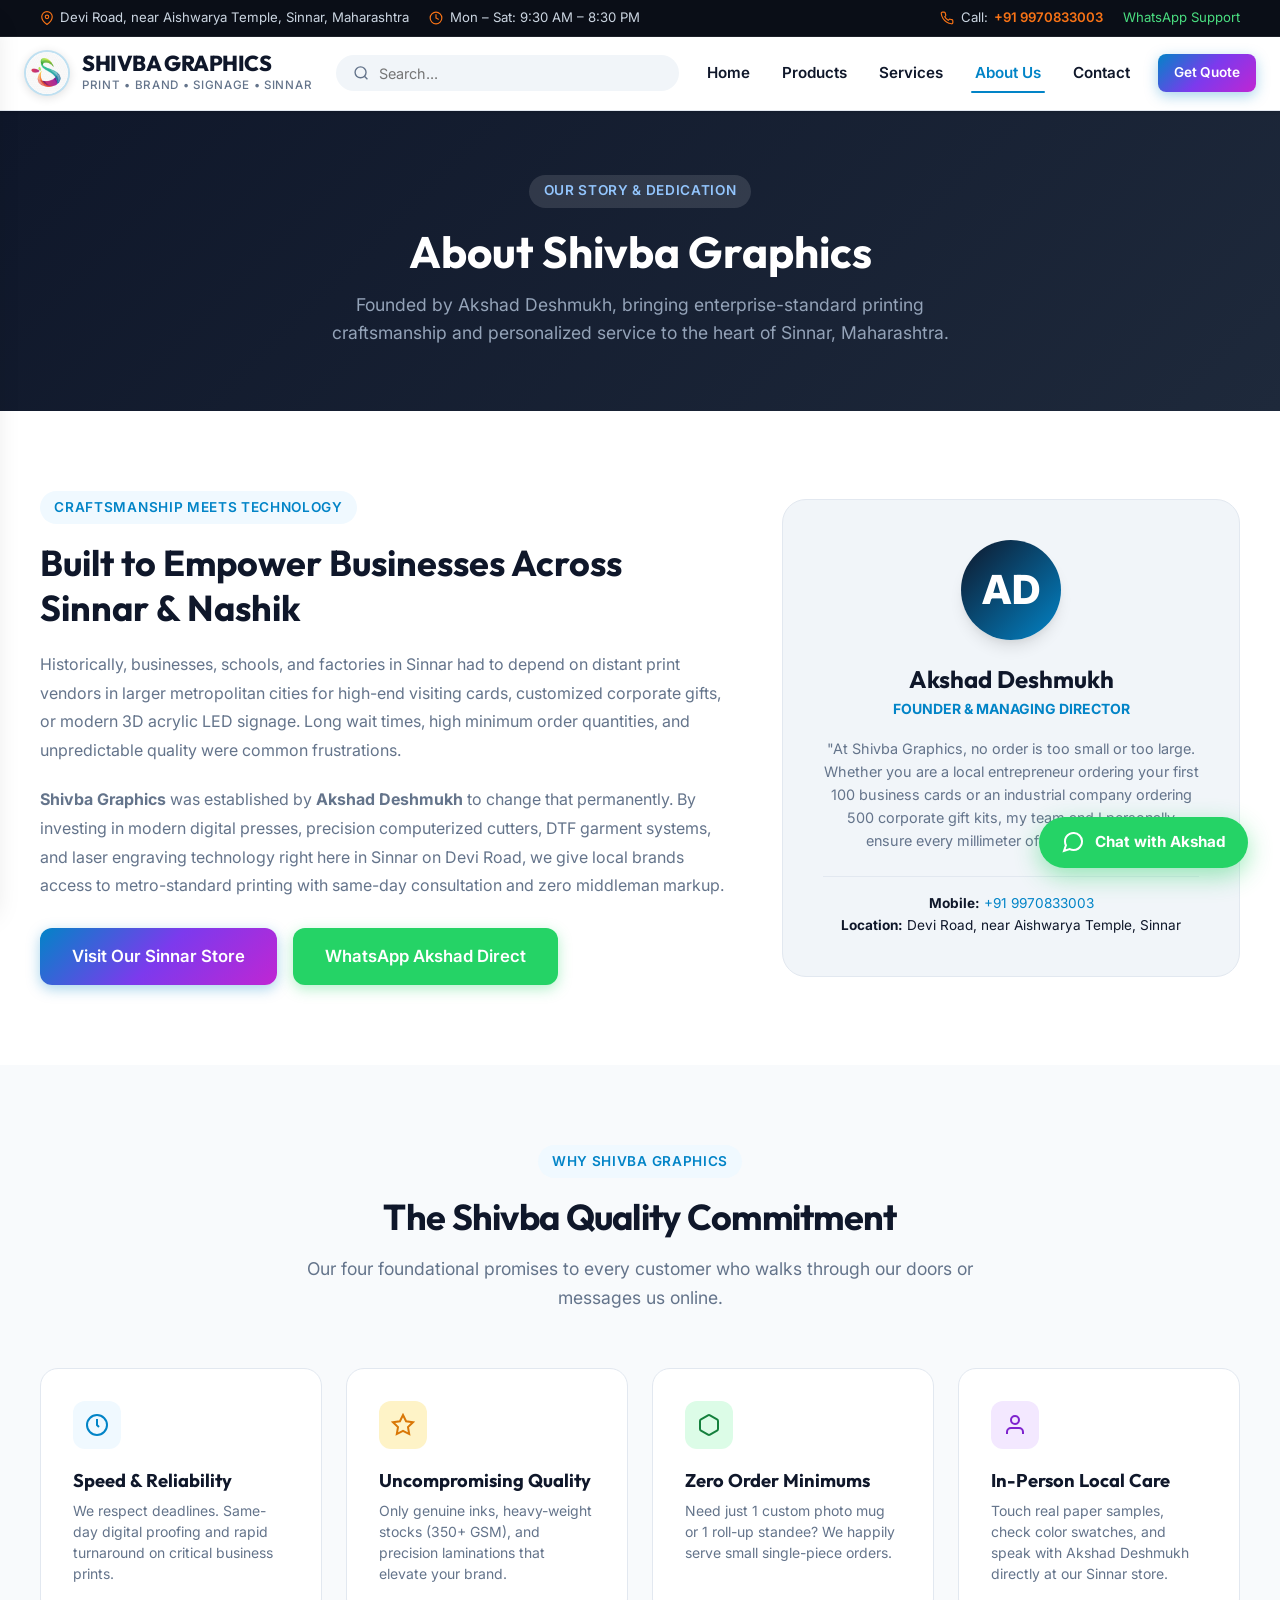
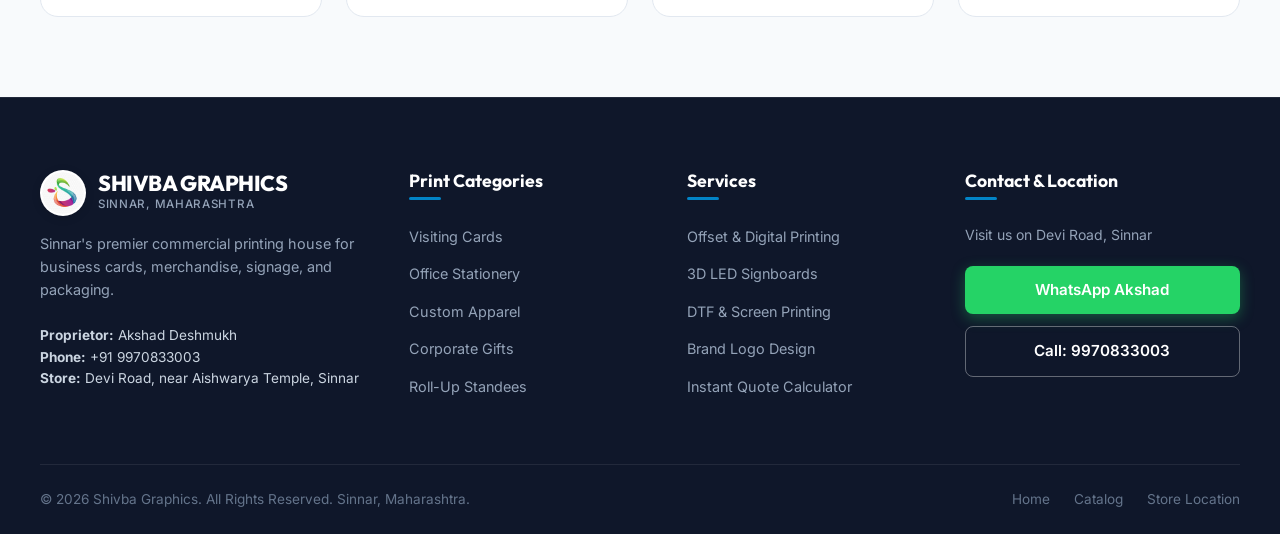
<file: about.html>
<!DOCTYPE html>
<html lang="en">
<head>
  <meta charset="UTF-8">
  <meta name="viewport" content="width=device-width, initial-scale=1.0">
  <title>About Us | Shivba Graphics - Akshad Deshmukh, Sinnar</title>
  <meta name="description" content="Learn about Shivba Graphics founded by Akshad Deshmukh in Sinnar, Maharashtra. Our mission is delivering world-class commercial printing, custom merchandise, and signage with local trust.">
  
  <link rel="icon" type="image/png" href="assets/images/favicon.png">
  <link rel="stylesheet" href="css/style.css">
  <link rel="stylesheet" href="css/components.css">
  <style>
    .svg-icon {
      display: inline-block;
      width: 1.25rem;
      height: 1.25rem;
      stroke-width: 2;
      stroke: currentColor;
      fill: none;
      stroke-linecap: round;
      stroke-linejoin: round;
      vertical-align: middle;
    }
    .about-story-grid {
      display: grid;
      grid-template-columns: 1.2fr 0.8fr;
      gap: 3.5rem;
      align-items: center;
    }
    .value-card {
      background: #FFFFFF;
      border: 1px solid var(--border);
      border-radius: var(--radius-lg);
      padding: 2rem;
      transition: var(--transition);
    }
    .value-card:hover {
      box-shadow: var(--shadow-lg);
      transform: translateY(-4px);
      border-color: var(--accent);
    }
    @media (max-width: 900px) {
      .about-story-grid {
        grid-template-columns: 1fr;
      }
    }
  </style>
</head>
<body>

  <!-- Top Utility Bar -->
  <div class="top-bar">
    <div class="container">
      <div class="top-bar-inner">
        <div class="top-bar-left">
          <a href="https://maps.app.goo.gl/FpA48YpSE9UAbErM6" target="_blank" class="top-bar-item" title="Open Shivba Graphics on Google Maps">
            <svg class="svg-icon" viewBox="0 0 24 24"><path d="M21 10c0 7-9 13-9 13s-9-6-9-13a9 9 0 0 1 18 0z"></path><circle cx="12" cy="10" r="3"></circle></svg>
            Devi Road, near Aishwarya Temple, Sinnar, Maharashtra
          </a>
          <span class="top-bar-item">
            <svg class="svg-icon" viewBox="0 0 24 24"><circle cx="12" cy="12" r="10"></circle><polyline points="12 6 12 12 16 14"></polyline></svg>
            Mon – Sat: 9:30 AM – 8:30 PM
          </span>
        </div>
        <div class="top-bar-right">
          <a href="tel:9970833003" class="top-bar-item">
            <svg class="svg-icon" viewBox="0 0 24 24"><path d="M22 16.92v3a2 2 0 0 1-2.18 2 19.79 19.79 0 0 1-8.63-3.07 19.5 19.5 0 0 1-6-6 19.79 19.79 0 0 1-3.07-8.67A2 2 0 0 1 4.11 2h3a2 2 0 0 1 2 1.72 12.84 12.84 0 0 0 .7 2.81 2 2 0 0 1-.45 2.11L8.09 9.91a16 16 0 0 0 6 6l1.27-1.27a2 2 0 0 1 2.11-.45 12.84 12.84 0 0 0 2.81.7A2 2 0 0 1 22 16.92z"></path></svg>
            Call: <span class="top-bar-highlight">+91 9970833003</span>
          </a>
          <a href="https://wa.me/919970833003" target="_blank" class="top-bar-item" style="color: #4ADE80;">WhatsApp Support</a>
        </div>
      </div>
    </div>
  </div>

  <!-- Header -->
  <header class="site-header">
    <div class="container">
      <div class="header-inner">
        <a href="index.html" class="brand-logo">
          <img src="assets/images/logo.png" alt="Shivba Graphics Logo" class="brand-logo-img">
          <div class="brand-info">
            <span class="brand-name">SHIVBA GRAPHICS</span>
            <span class="brand-tagline">Print • Brand • Signage • Sinnar</span>
          </div>
        </a>

        <div class="header-search">
          <div class="search-input-wrap">
            <svg viewBox="0 0 24 24" fill="none" stroke="currentColor" stroke-width="2"><circle cx="11" cy="11" r="8"></circle><line x1="21" y1="21" x2="16.65" y2="16.65"></line></svg>
            <input type="text" id="global-search-input" placeholder="Search..." autocomplete="off">
          </div>
          <div id="search-dropdown" class="search-results-dropdown"></div>
        </div>

        <nav class="main-nav">
          <a href="index.html" class="nav-link">Home</a>
          <a href="products.html" class="nav-link">Products</a>
          <a href="services.html" class="nav-link">Services</a>
          <a href="about.html" class="nav-link active">About Us</a>
          <a href="contact.html" class="nav-link">Contact</a>
        </nav>

        <div class="header-actions">
          <a href="index.html#estimator" class="btn btn-primary btn-sm">Get Quote</a>
          <button class="hamburger-btn" aria-label="Open Menu">
            <svg class="svg-icon" style="width: 28px; height: 28px;" viewBox="0 0 24 24"><line x1="3" y1="12" x2="21" y2="12"></line><line x1="3" y1="6" x2="21" y2="6"></line><line x1="3" y1="18" x2="21" y2="18"></line></svg>
          </button>
        </div>
      </div>
    </div>
  </header>

  <!-- Page Hero -->
  <div style="background: linear-gradient(135deg, #0F172A 0%, #1E293B 100%); color: #FFFFFF; padding: 4rem 0;">
    <div class="container" style="text-align: center;">
      <span class="section-badge badge-dark">Our Story & Dedication</span>
      <h1 style="color: #FFFFFF; font-size: 2.75rem; margin-bottom: 0.75rem;">About Shivba Graphics</h1>
      <p style="color: #94A3B8; font-size: 1.1rem; max-width: 680px; margin: 0 auto;">
        Founded by Akshad Deshmukh, bringing enterprise-standard printing craftsmanship and personalized service to the heart of Sinnar, Maharashtra.
      </p>
    </div>
  </div>

  <!-- Story Section -->
  <section class="section">
    <div class="container">
      <div class="about-story-grid">
        <div>
          <span class="section-badge">Craftsmanship Meets Technology</span>
          <h2 style="font-size: 2.25rem; margin-bottom: 1.25rem;">Built to Empower Businesses Across Sinnar & Nashik</h2>
          <p style="color: var(--text-muted); line-height: 1.8; margin-bottom: 1.25rem;">
            Historically, businesses, schools, and factories in Sinnar had to depend on distant print vendors in larger metropolitan cities for high-end visiting cards, customized corporate gifts, or modern 3D acrylic LED signage. Long wait times, high minimum order quantities, and unpredictable quality were common frustrations.
          </p>
          <p style="color: var(--text-muted); line-height: 1.8; margin-bottom: 1.75rem;">
            <strong>Shivba Graphics</strong> was established by <strong>Akshad Deshmukh</strong> to change that permanently. By investing in modern digital presses, precision computerized cutters, DTF garment systems, and laser engraving technology right here in Sinnar on Devi Road, we give local brands access to metro-standard printing with same-day consultation and zero middleman markup.
          </p>

          <div style="display: flex; gap: 1rem; flex-wrap: wrap;">
            <a href="contact.html" class="btn btn-primary btn-lg">Visit Our Sinnar Store</a>
            <a href="https://wa.me/919970833003?text=Hi%20Akshad%20ji,%20I%20would%20like%20to%20discuss%20a%20project" target="_blank" class="btn btn-whatsapp btn-lg">WhatsApp Akshad Direct</a>
          </div>
        </div>

        <!-- Founder Profile Card -->
        <div style="background: var(--bg-alt); border: 1px solid var(--border); border-radius: var(--radius-xl); padding: 2.5rem; text-align: center;">
          <div style="width: 100px; height: 100px; border-radius: 50%; background: linear-gradient(135deg, var(--primary), var(--accent)); display: flex; align-items: center; justify-content: center; margin: 0 auto 1.5rem auto; color: #FFFFFF; font-size: 2.5rem; font-weight: 800; box-shadow: var(--shadow-lg);">
            AD
          </div>
          <h3 style="font-size: 1.5rem; margin-bottom: 0.25rem;">Akshad Deshmukh</h3>
          <span style="display: block; font-size: 0.875rem; color: var(--accent); font-weight: 700; text-transform: uppercase; margin-bottom: 1rem;">Founder & Managing Director</span>
          <p style="font-size: 0.9rem; color: var(--text-muted); line-height: 1.6; margin-bottom: 1.5rem;">
            "At Shivba Graphics, no order is too small or too large. Whether you are a local entrepreneur ordering your first 100 business cards or an industrial company ordering 500 corporate gift kits, my team and I personally ensure every millimeter of print is flawless."
          </p>
          <div style="padding-top: 1rem; border-top: 1px solid var(--border); font-size: 0.85rem; color: var(--text-main);">
            <strong>Mobile:</strong> <a href="tel:9970833003" style="color: var(--accent);">+91 9970833003</a> <br>
            <strong>Location:</strong> Devi Road, near Aishwarya Temple, Sinnar
          </div>
        </div>
      </div>
    </div>
  </section>

  <!-- Core Values -->
  <section class="section section-bg-subtle">
    <div class="container">
      <div class="section-header">
        <span class="section-badge">Why Shivba Graphics</span>
        <h2 class="section-title">The Shivba Quality Commitment</h2>
        <p class="section-subtitle">
          Our four foundational promises to every customer who walks through our doors or messages us online.
        </p>
      </div>

      <div class="grid-4">
        <div class="value-card">
          <div class="trust-icon-wrap" style="margin-bottom: 1.25rem;">
            <svg viewBox="0 0 24 24" fill="none" stroke="currentColor" stroke-width="2"><circle cx="12" cy="12" r="10"></circle><polyline points="12 6 12 12 14 14"></polyline></svg>
          </div>
          <h4 style="font-size: 1.15rem; margin-bottom: 0.5rem;">Speed & Reliability</h4>
          <p style="font-size: 0.875rem; color: var(--text-muted); line-height: 1.5;">
            We respect deadlines. Same-day digital proofing and rapid turnaround on critical business prints.
          </p>
        </div>

        <div class="value-card">
          <div class="trust-icon-wrap" style="background: #FEF3C7; color: #D97706; margin-bottom: 1.25rem;">
            <svg viewBox="0 0 24 24" fill="none" stroke="currentColor" stroke-width="2"><path d="M12 2l3.09 6.26L22 9.27l-5 4.87 1.18 6.88L12 17.77l-6.18 3.25L7 14.14 2 9.27l6.91-1.01L12 2z"></path></svg>
          </div>
          <h4 style="font-size: 1.15rem; margin-bottom: 0.5rem;">Uncompromising Quality</h4>
          <p style="font-size: 0.875rem; color: var(--text-muted); line-height: 1.5;">
            Only genuine inks, heavy-weight stocks (350+ GSM), and precision laminations that elevate your brand.
          </p>
        </div>

        <div class="value-card">
          <div class="trust-icon-wrap" style="background: #DCFCE7; color: #15803D; margin-bottom: 1.25rem;">
            <svg viewBox="0 0 24 24" fill="none" stroke="currentColor" stroke-width="2"><path d="M21 16V8a2 2 0 0 0-1-1.73l-7-4a2 2 0 0 0-2 0l-7 4A2 2 0 0 0 3 8v8a2 2 0 0 0 1 1.73l7 4a2 2 0 0 0 2 0l7-4A2 2 0 0 0 21 16z"></path></svg>
          </div>
          <h4 style="font-size: 1.15rem; margin-bottom: 0.5rem;">Zero Order Minimums</h4>
          <p style="font-size: 0.875rem; color: var(--text-muted); line-height: 1.5;">
            Need just 1 custom photo mug or 1 roll-up standee? We happily serve small single-piece orders.
          </p>
        </div>

        <div class="value-card">
          <div class="trust-icon-wrap" style="background: #F3E8FF; color: #7E22CE; margin-bottom: 1.25rem;">
            <svg viewBox="0 0 24 24" fill="none" stroke="currentColor" stroke-width="2"><path d="M20 21v-2a4 4 0 0 0-4-4H8a4 4 0 0 0-4 4v2"></path><circle cx="12" cy="7" r="4"></circle></svg>
          </div>
          <h4 style="font-size: 1.15rem; margin-bottom: 0.5rem;">In-Person Local Care</h4>
          <p style="font-size: 0.875rem; color: var(--text-muted); line-height: 1.5;">
            Touch real paper samples, check color swatches, and speak with Akshad Deshmukh directly at our Sinnar store.
          </p>
        </div>
      </div>
    </div>
  </section>

  <!-- Multi-Column Footer -->
  <footer class="site-footer">
    <div class="container">
      <div class="footer-grid">
        <div class="footer-col footer-about">
          <div class="brand-logo" style="margin-bottom: 0.5rem;">
            <img src="assets/images/logo.png" alt="Shivba Graphics Logo" class="brand-logo-img" style="border-color: rgba(255, 255, 255, 0.2);">
            <div class="brand-info">
              <span class="brand-name" style="color: #FFFFFF;">SHIVBA GRAPHICS</span>
              <span class="brand-tagline" style="color: #94A3B8;">Sinnar, Maharashtra</span>
            </div>
          </div>
          <p>Sinnar's premier commercial printing house for business cards, merchandise, signage, and packaging.</p>
          <div style="font-size: 0.85rem; color: #CBD5E1;">
            <strong>Proprietor:</strong> Akshad Deshmukh <br>
            <strong>Phone:</strong> +91 9970833003 <br>
            <strong>Store:</strong> Devi Road, near Aishwarya Temple, Sinnar
          </div>
        </div>

        <div class="footer-col">
          <h4>Print Categories</h4>
          <ul class="footer-links-list">
            <li><a href="products.html?cat=business-cards">Visiting Cards</a></li>
            <li><a href="products.html?cat=stationery">Office Stationery</a></li>
            <li><a href="products.html?cat=apparel">Custom Apparel</a></li>
            <li><a href="products.html?cat=corporate-gifts">Corporate Gifts</a></li>
            <li><a href="products.html?cat=signage">Roll-Up Standees</a></li>
          </ul>
        </div>

        <div class="footer-col">
          <h4>Services</h4>
          <ul class="footer-links-list">
            <li><a href="services.html#commercial-print">Offset & Digital Printing</a></li>
            <li><a href="services.html#acrylic-led">3D LED Signboards</a></li>
            <li><a href="services.html#dtf-apparel">DTF & Screen Printing</a></li>
            <li><a href="services.html#design-services">Brand Logo Design</a></li>
            <li><a href="index.html#estimator">Instant Quote Calculator</a></li>
          </ul>
        </div>

        <div class="footer-col">
          <h4>Contact & Location</h4>
          <p style="font-size: 0.875rem; color: #94A3B8; margin-bottom: 1.25rem;">Visit us on Devi Road, Sinnar</p>
          <a href="https://wa.me/919970833003" target="_blank" class="btn btn-whatsapp" style="width: 100%; margin-bottom: 0.75rem;">WhatsApp Akshad</a>
          <a href="tel:9970833003" class="btn btn-outline-white" style="width: 100%;">Call: 9970833003</a>
        </div>
      </div>

      <div class="footer-bottom">
        <div>© 2026 Shivba Graphics. All Rights Reserved. Sinnar, Maharashtra.</div>
        <div style="display: flex; gap: 1.5rem;">
          <a href="index.html">Home</a>
          <a href="products.html">Catalog</a>
          <a href="contact.html">Store Location</a>
        </div>
      </div>
    </div>
  </footer>

  <!-- Mobile Bottom Action Bar -->
  <div class="mobile-bottom-bar">
    <div class="mobile-bottom-inner">
      <a href="index.html" class="mobile-nav-btn">
        <svg viewBox="0 0 24 24" fill="none" stroke="currentColor" stroke-width="2"><path d="M3 9l9-7 9 7v11a2 2 0 0 1-2 2H5a2 2 0 0 1-2-2z"></path><polyline points="9 22 9 12 15 12 15 22"></polyline></svg>
        <span>Home</span>
      </a>
      <a href="products.html" class="mobile-nav-btn">
        <svg viewBox="0 0 24 24" fill="none" stroke="currentColor" stroke-width="2"><rect x="3" y="3" width="7" height="7"></rect><rect x="14" y="3" width="7" height="7"></rect><rect x="14" y="14" width="7" height="7"></rect><rect x="3" y="14" width="7" height="7"></rect></svg>
        <span>Catalog</span>
      </a>
      <a href="tel:9970833003" class="mobile-nav-btn">
        <svg viewBox="0 0 24 24" fill="none" stroke="currentColor" stroke-width="2"><path d="M22 16.92v3a2 2 0 0 1-2.18 2 19.79 19.79 0 0 1-8.63-3.07 19.5 19.5 0 0 1-6-6 19.79 19.79 0 0 1-3.07-8.67A2 2 0 0 1 4.11 2h3a2 2 0 0 1 2 1.72 12.84 12.84 0 0 0 .7 2.81 2 2 0 0 1-.45 2.11L8.09 9.91a16 16 0 0 0 6 6l1.27-1.27a2 2 0 0 1 2.11-.45 12.84 12.84 0 0 0 2.81.7A2 2 0 0 1 22 16.92z"></path></svg>
        <span>Call Now</span>
      </a>
      <a href="https://wa.me/919970833003" target="_blank" class="mobile-nav-btn" style="color: var(--whatsapp);">
        <svg viewBox="0 0 24 24" fill="none" stroke="currentColor" stroke-width="2"><path d="M21 11.5a8.38 8.38 0 0 1-.9 3.8 8.5 8.5 0 0 1-7.6 4.7 8.38 8.38 0 0 1-3.8-.9L3 21l1.9-5.7a8.38 8.38 0 0 1-.9-3.8 8.5 8.5 0 0 1 4.7-7.6 8.38 8.38 0 0 1 3.8-.9h.5a8.48 8.48 0 0 1 8 8v.5z"></path></svg>
        <span>WhatsApp</span>
      </a>
    </div>
  </div>

  <!-- Mobile Drawer -->
  <div class="drawer-overlay"></div>
  <div class="mobile-drawer">
    <div style="display: flex; align-items: center; justify-content: space-between; margin-bottom: 2rem; border-bottom: 1px solid var(--border); padding-bottom: 1rem;">
      <div class="brand-logo">
        <img src="assets/images/logo.png" alt="Shivba Graphics Logo" class="brand-logo-img" style="width: 36px; height: 36px;">
        <span class="brand-name" style="font-size: 1.15rem;">SHIVBA GRAPHICS</span>
      </div>
      <button class="drawer-close-btn" style="font-size: 1.5rem; color: var(--text-muted);">&times;</button>
    </div>
    <nav style="display: flex; flex-direction: column; gap: 1.25rem;">
      <a href="index.html" style="font-weight: 600; font-size: 1.05rem;">Home</a>
      <a href="products.html" style="font-weight: 600; font-size: 1.05rem;">Products Catalog</a>
      <a href="services.html" style="font-weight: 600; font-size: 1.05rem;">Services & Machinery</a>
      <a href="about.html" style="font-weight: 700; color: var(--accent); font-size: 1.1rem;">About Shivba Graphics</a>
      <a href="contact.html" style="font-weight: 600; font-size: 1.05rem;">Contact & Store Location</a>
    </nav>
  </div>

  <!-- Floating WhatsApp -->
  <a href="https://wa.me/919970833003" target="_blank" class="whatsapp-float-btn">
    <svg viewBox="0 0 24 24" fill="none" stroke="currentColor" stroke-width="2"><path d="M21 11.5a8.38 8.38 0 0 1-.9 3.8 8.5 8.5 0 0 1-7.6 4.7 8.38 8.38 0 0 1-3.8-.9L3 21l1.9-5.7a8.38 8.38 0 0 1-.9-3.8 8.5 8.5 0 0 1 4.7-7.6 8.38 8.38 0 0 1 3.8-.9h.5a8.48 8.48 0 0 1 8 8v.5z"></path></svg>
    <span>Chat with Akshad</span>
  </a>

  <script src="js/catalog.js"></script>
  <script src="js/main.js"></script>
</body>
</html>
</file>
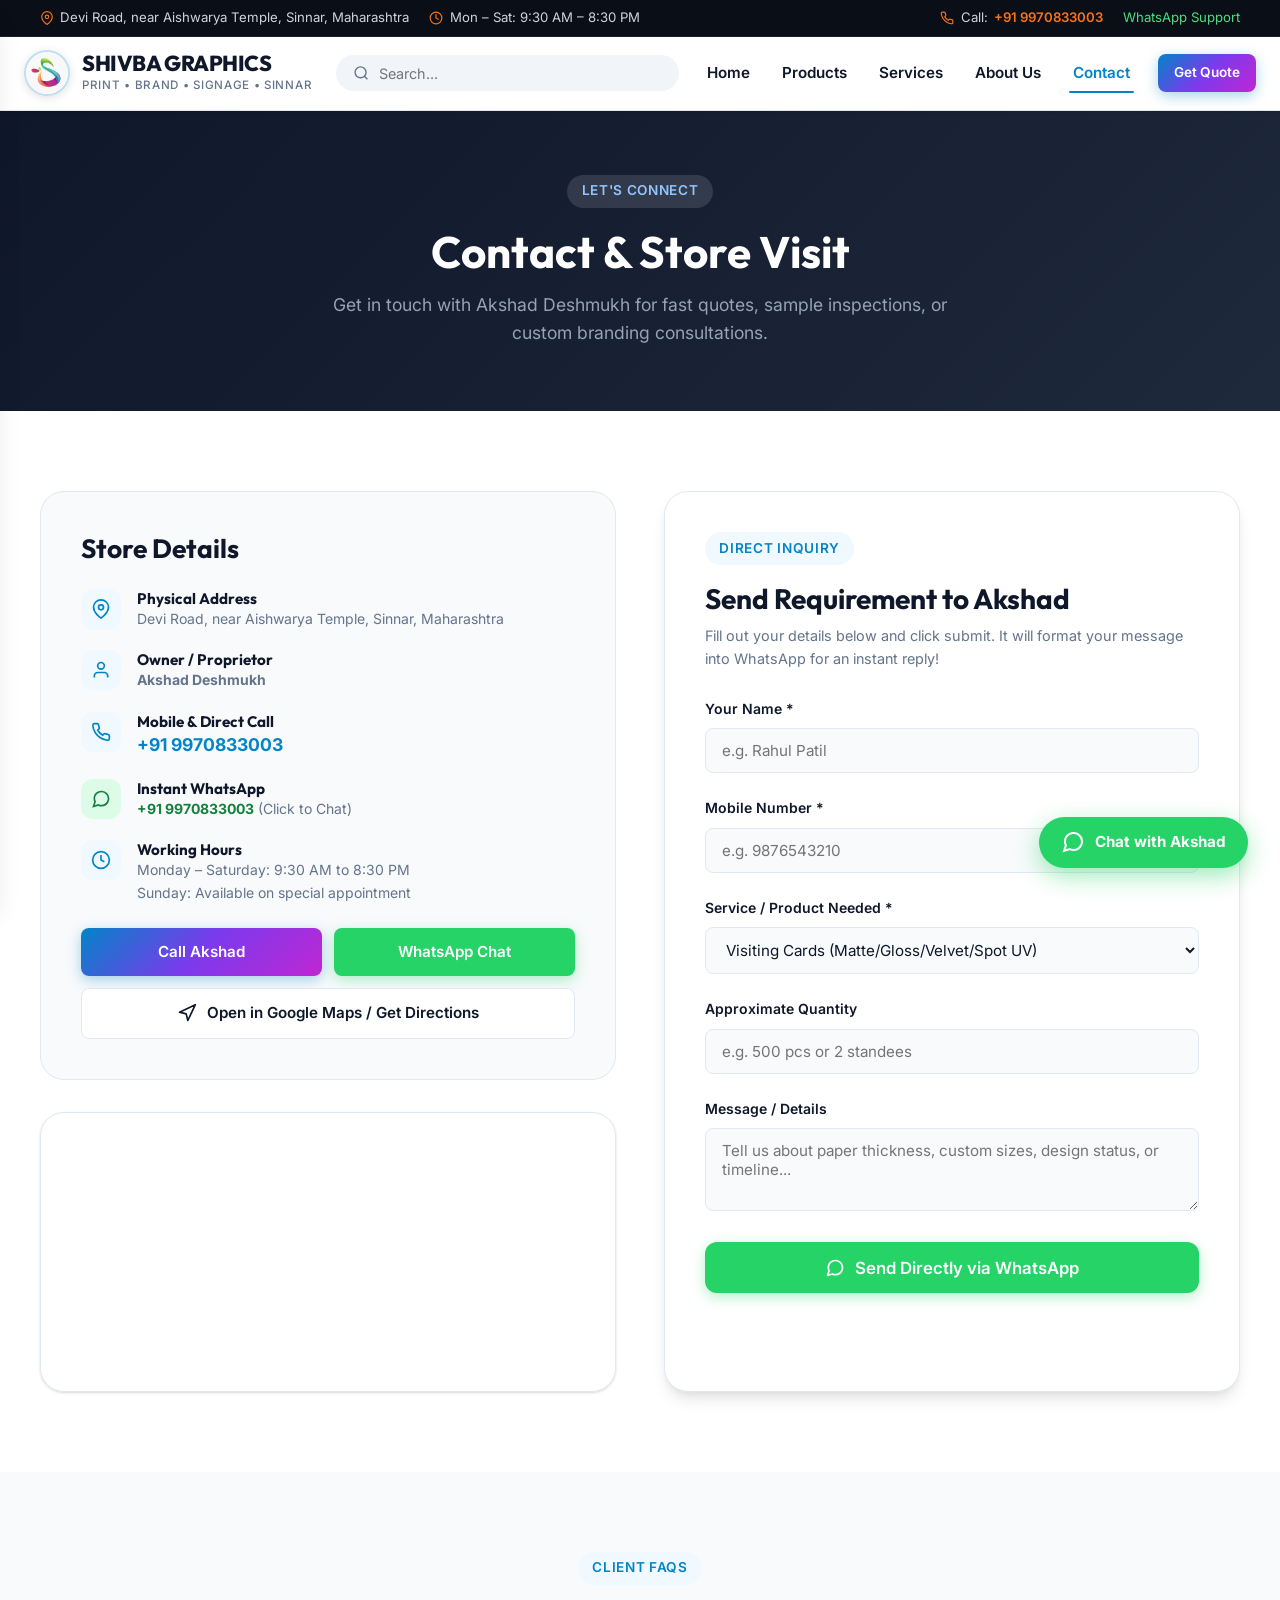
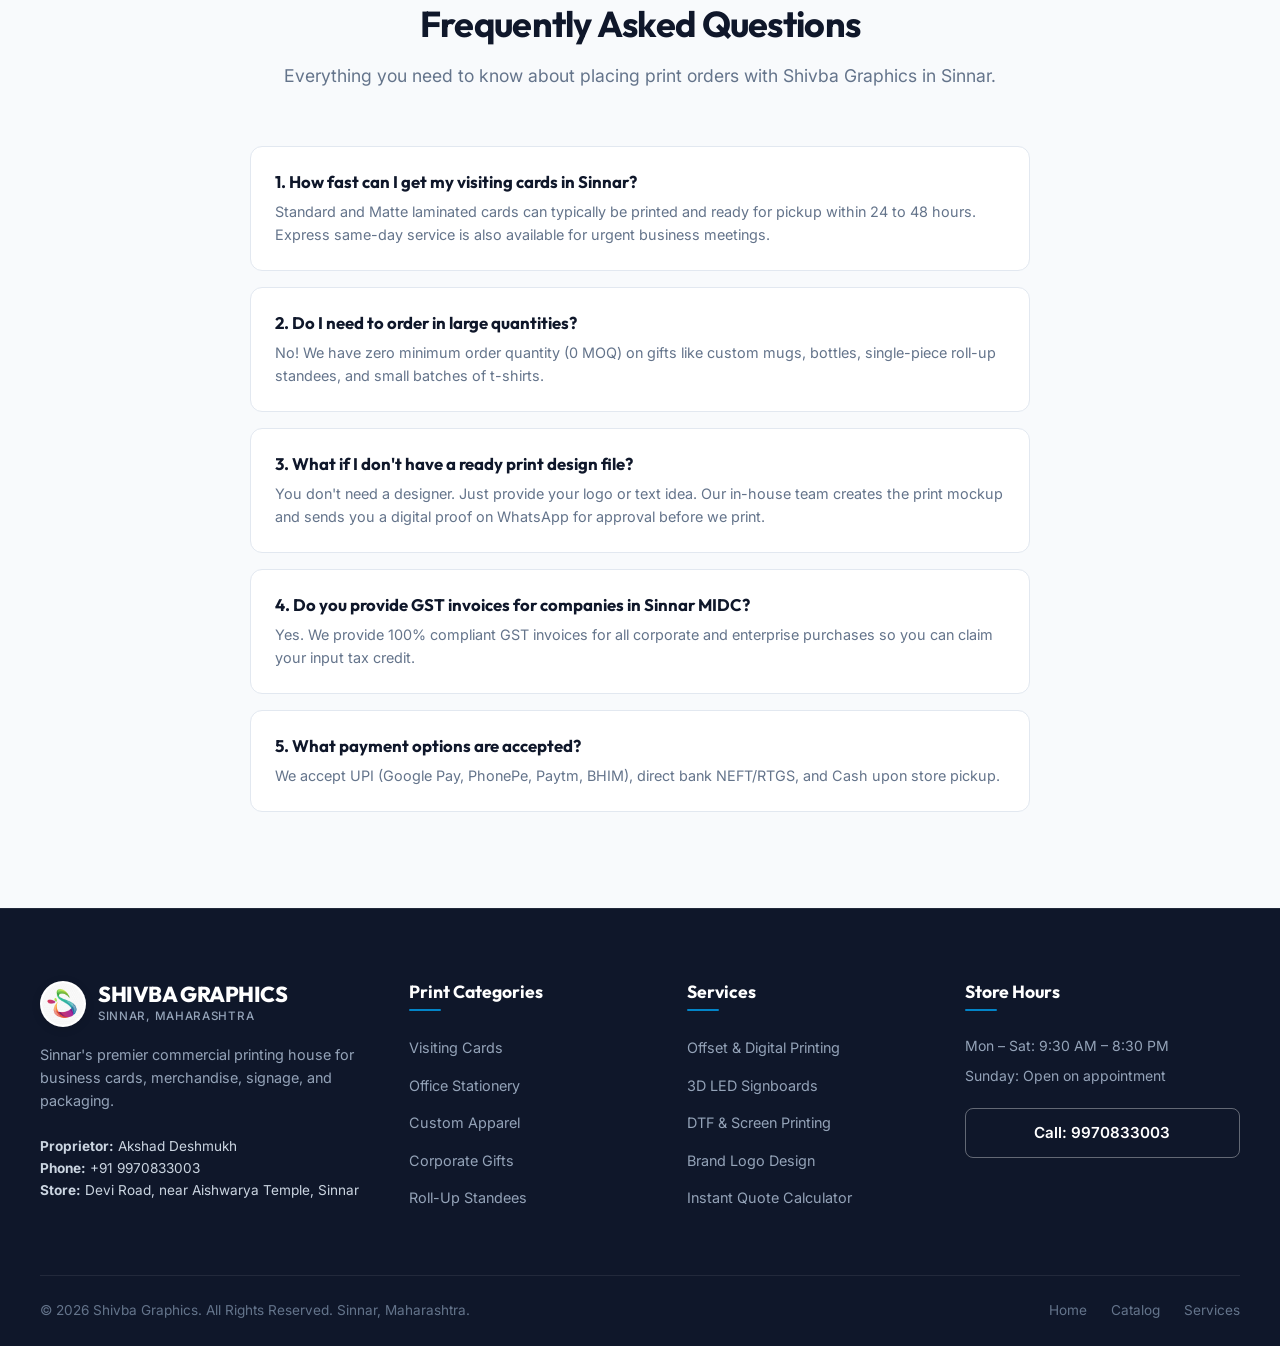
<file: contact.html>
<!DOCTYPE html>
<html lang="en">
<head>
  <meta charset="UTF-8">
  <meta name="viewport" content="width=device-width, initial-scale=1.0">
  <title>Contact & Store Location | Shivba Graphics Sinnar - Akshad Deshmukh</title>
  <meta name="description" content="Contact Shivba Graphics on Devi Road, near Aishwarya Temple, Sinnar, Maharashtra. Call or WhatsApp Akshad Deshmukh at +91 9970833003 for printing inquiries and store visits.">
  
  <link rel="icon" type="image/png" href="assets/images/favicon.png">
  <link rel="stylesheet" href="css/style.css">
  <link rel="stylesheet" href="css/components.css">
  <style>
    .svg-icon {
      display: inline-block;
      width: 1.25rem;
      height: 1.25rem;
      stroke-width: 2;
      stroke: currentColor;
      fill: none;
      stroke-linecap: round;
      stroke-linejoin: round;
      vertical-align: middle;
    }
    .contact-layout {
      display: grid;
      grid-template-columns: 1fr 1fr;
      gap: 3rem;
    }
    .contact-info-card {
      background: var(--bg-subtle);
      border: 1px solid var(--border);
      border-radius: var(--radius-xl);
      padding: 2.5rem;
    }
    .contact-form-card {
      background: #FFFFFF;
      border: 1px solid var(--border);
      border-radius: var(--radius-xl);
      padding: 2.5rem;
      box-shadow: var(--shadow-lg);
    }
    .faq-item {
      background: #FFFFFF;
      border: 1px solid var(--border);
      border-radius: var(--radius-md);
      padding: 1.5rem;
      margin-bottom: 1rem;
    }
    .faq-item h4 {
      font-size: 1.05rem;
      margin-bottom: 0.5rem;
      color: var(--primary);
    }
    .faq-item p {
      font-size: 0.9rem;
      color: var(--text-muted);
      line-height: 1.6;
    }
    @media (max-width: 900px) {
      .contact-layout {
        grid-template-columns: 1fr;
      }
    }
  </style>
</head>
<body>

  <!-- Top Utility Bar -->
  <div class="top-bar">
    <div class="container">
      <div class="top-bar-inner">
        <div class="top-bar-left">
          <a href="https://maps.app.goo.gl/FpA48YpSE9UAbErM6" target="_blank" class="top-bar-item" title="Open Shivba Graphics on Google Maps">
            <svg class="svg-icon" viewBox="0 0 24 24"><path d="M21 10c0 7-9 13-9 13s-9-6-9-13a9 9 0 0 1 18 0z"></path><circle cx="12" cy="10" r="3"></circle></svg>
            Devi Road, near Aishwarya Temple, Sinnar, Maharashtra
          </a>
          <span class="top-bar-item">
            <svg class="svg-icon" viewBox="0 0 24 24"><circle cx="12" cy="12" r="10"></circle><polyline points="12 6 12 12 16 14"></polyline></svg>
            Mon – Sat: 9:30 AM – 8:30 PM
          </span>
        </div>
        <div class="top-bar-right">
          <a href="tel:9970833003" class="top-bar-item">
            <svg class="svg-icon" viewBox="0 0 24 24"><path d="M22 16.92v3a2 2 0 0 1-2.18 2 19.79 19.79 0 0 1-8.63-3.07 19.5 19.5 0 0 1-6-6 19.79 19.79 0 0 1-3.07-8.67A2 2 0 0 1 4.11 2h3a2 2 0 0 1 2 1.72 12.84 12.84 0 0 0 .7 2.81 2 2 0 0 1-.45 2.11L8.09 9.91a16 16 0 0 0 6 6l1.27-1.27a2 2 0 0 1 2.11-.45 12.84 12.84 0 0 0 2.81.7A2 2 0 0 1 22 16.92z"></path></svg>
            Call: <span class="top-bar-highlight">+91 9970833003</span>
          </a>
          <a href="https://wa.me/919970833003" target="_blank" class="top-bar-item" style="color: #4ADE80;">WhatsApp Support</a>
        </div>
      </div>
    </div>
  </div>

  <!-- Header -->
  <header class="site-header">
    <div class="container">
      <div class="header-inner">
        <a href="index.html" class="brand-logo">
          <img src="assets/images/logo.png" alt="Shivba Graphics Logo" class="brand-logo-img">
          <div class="brand-info">
            <span class="brand-name">SHIVBA GRAPHICS</span>
            <span class="brand-tagline">Print • Brand • Signage • Sinnar</span>
          </div>
        </a>

        <div class="header-search">
          <div class="search-input-wrap">
            <svg viewBox="0 0 24 24" fill="none" stroke="currentColor" stroke-width="2"><circle cx="11" cy="11" r="8"></circle><line x1="21" y1="21" x2="16.65" y2="16.65"></line></svg>
            <input type="text" id="global-search-input" placeholder="Search..." autocomplete="off">
          </div>
          <div id="search-dropdown" class="search-results-dropdown"></div>
        </div>

        <nav class="main-nav">
          <a href="index.html" class="nav-link">Home</a>
          <a href="products.html" class="nav-link">Products</a>
          <a href="services.html" class="nav-link">Services</a>
          <a href="about.html" class="nav-link">About Us</a>
          <a href="contact.html" class="nav-link active">Contact</a>
        </nav>

        <div class="header-actions">
          <a href="index.html#estimator" class="btn btn-primary btn-sm">Get Quote</a>
          <button class="hamburger-btn" aria-label="Open Menu">
            <svg class="svg-icon" style="width: 28px; height: 28px;" viewBox="0 0 24 24"><line x1="3" y1="12" x2="21" y2="12"></line><line x1="3" y1="6" x2="21" y2="6"></line><line x1="3" y1="18" x2="21" y2="18"></line></svg>
          </button>
        </div>
      </div>
    </div>
  </header>

  <!-- Page Hero -->
  <div style="background: linear-gradient(135deg, #0F172A 0%, #1E293B 100%); color: #FFFFFF; padding: 4rem 0;">
    <div class="container" style="text-align: center;">
      <span class="section-badge badge-dark">Let's Connect</span>
      <h1 style="color: #FFFFFF; font-size: 2.75rem; margin-bottom: 0.75rem;">Contact & Store Visit</h1>
      <p style="color: #94A3B8; font-size: 1.1rem; max-width: 650px; margin: 0 auto;">
        Get in touch with Akshad Deshmukh for fast quotes, sample inspections, or custom branding consultations.
      </p>
    </div>
  </div>

  <!-- Contact & Location Grid Section -->
  <section class="section">
    <div class="container">
      <div class="contact-layout">
        
        <!-- Left: Details & Map -->
        <div>
          <div class="contact-info-card" style="margin-bottom: 2rem;">
            <h3 style="font-size: 1.65rem; margin-bottom: 1.5rem;">Store Details</h3>

            <div class="location-info-list" style="margin: 0 0 1.5rem 0;">
              <div class="location-info-row">
                <div class="location-info-icon">
                  <svg viewBox="0 0 24 24" fill="none" stroke="currentColor" stroke-width="2"><path d="M21 10c0 7-9 13-9 13s-9-6-9-13a9 9 0 0 1 18 0z"></path><circle cx="12" cy="10" r="3"></circle></svg>
                </div>
                <div class="location-info-content">
                  <h5>Physical Address</h5>
                  <p>Devi Road, near Aishwarya Temple, Sinnar, Maharashtra</p>
                </div>
              </div>

              <div class="location-info-row">
                <div class="location-info-icon">
                  <svg viewBox="0 0 24 24" fill="none" stroke="currentColor" stroke-width="2"><path d="M20 21v-2a4 4 0 0 0-4-4H8a4 4 0 0 0-4 4v2"></path><circle cx="12" cy="7" r="4"></circle></svg>
                </div>
                <div class="location-info-content">
                  <h5>Owner / Proprietor</h5>
                  <p><strong>Akshad Deshmukh</strong></p>
                </div>
              </div>

              <div class="location-info-row">
                <div class="location-info-icon">
                  <svg viewBox="0 0 24 24" fill="none" stroke="currentColor" stroke-width="2"><path d="M22 16.92v3a2 2 0 0 1-2.18 2 19.79 19.79 0 0 1-8.63-3.07 19.5 19.5 0 0 1-6-6 19.79 19.79 0 0 1-3.07-8.67A2 2 0 0 1 4.11 2h3a2 2 0 0 1 2 1.72 12.84 12.84 0 0 0 .7 2.81 2 2 0 0 1-.45 2.11L8.09 9.91a16 16 0 0 0 6 6l1.27-1.27a2 2 0 0 1 2.11-.45 12.84 12.84 0 0 0 2.81.7A2 2 0 0 1 22 16.92z"></path></svg>
                </div>
                <div class="location-info-content">
                  <h5>Mobile & Direct Call</h5>
                  <p><a href="tel:9970833003" style="color: var(--accent); font-weight: 700; font-size: 1.1rem;">+91 9970833003</a></p>
                </div>
              </div>

              <div class="location-info-row">
                <div class="location-info-icon" style="background: #DCFCE7; color: #15803D;">
                  <svg viewBox="0 0 24 24" fill="none" stroke="currentColor" stroke-width="2"><path d="M21 11.5a8.38 8.38 0 0 1-.9 3.8 8.5 8.5 0 0 1-7.6 4.7 8.38 8.38 0 0 1-3.8-.9L3 21l1.9-5.7a8.38 8.38 0 0 1-.9-3.8 8.5 8.5 0 0 1 4.7-7.6 8.38 8.38 0 0 1 3.8-.9h.5a8.48 8.48 0 0 1 8 8v.5z"></path></svg>
                </div>
                <div class="location-info-content">
                  <h5>Instant WhatsApp</h5>
                  <p><a href="https://wa.me/919970833003" target="_blank" style="color: #15803D; font-weight: 700;">+91 9970833003</a> (Click to Chat)</p>
                </div>
              </div>

              <div class="location-info-row">
                <div class="location-info-icon">
                  <svg viewBox="0 0 24 24" fill="none" stroke="currentColor" stroke-width="2"><circle cx="12" cy="12" r="10"></circle><polyline points="12 6 12 12 16 14"></polyline></svg>
                </div>
                <div class="location-info-content">
                  <h5>Working Hours</h5>
                  <p>Monday – Saturday: 9:30 AM to 8:30 PM <br>Sunday: Available on special appointment</p>
                </div>
              </div>
            </div>

            <div style="display: flex; flex-direction: column; gap: 0.75rem;">
              <div style="display: flex; gap: 0.75rem; flex-wrap: wrap;">
                <a href="tel:9970833003" class="btn btn-primary" style="flex: 1;">Call Akshad</a>
                <a href="https://wa.me/919970833003" target="_blank" class="btn btn-whatsapp" style="flex: 1;">WhatsApp Chat</a>
              </div>
              <a href="https://maps.app.goo.gl/FpA48YpSE9UAbErM6" target="_blank" class="btn btn-outline" style="width: 100%;">
                <svg class="svg-icon" viewBox="0 0 24 24"><polygon points="3 11 22 2 13 21 11 13 3 11"></polygon></svg>
                Open in Google Maps / Get Directions
              </a>
            </div>
          </div>

          <!-- Embedded Map -->
          <div style="border-radius: var(--radius-xl); overflow: hidden; border: 1px solid var(--border); height: 280px; box-shadow: var(--shadow-sm);">
            <iframe 
              src="https://maps.google.com/maps?q=19.8495868,73.9916836+(Shivba+Graphics)&amp;t=&amp;z=17&amp;ie=UTF8&amp;iwloc=&amp;output=embed" 
              width="100%" 
              height="100%" 
              style="border:0;" 
              allowfullscreen="" 
              loading="lazy" 
              title="Shivba Graphics Sinnar Location Map">
            </iframe>
          </div>
        </div>

        <!-- Right: Inquiry Form -->
        <div class="contact-form-card">
          <span class="section-badge">Direct Inquiry</span>
          <h3 style="font-size: 1.75rem; margin-bottom: 0.5rem;">Send Requirement to Akshad</h3>
          <p style="color: var(--text-muted); font-size: 0.9rem; margin-bottom: 1.75rem;">
            Fill out your details below and click submit. It will format your message into WhatsApp for an instant reply!
          </p>

          <form id="contact-inquiry-form">
            <div class="form-group">
              <label for="form-name" class="form-label">Your Name *</label>
              <input type="text" id="form-name" class="form-input" placeholder="e.g. Rahul Patil" required>
            </div>

            <div class="form-group">
              <label for="form-phone" class="form-label">Mobile Number *</label>
              <input type="tel" id="form-phone" class="form-input" placeholder="e.g. 9876543210" required>
            </div>

            <div class="form-group">
              <label for="form-service" class="form-label">Service / Product Needed *</label>
              <select id="form-service" class="form-select" required>
                <option value="Visiting Cards">Visiting Cards (Matte/Gloss/Velvet/Spot UV)</option>
                <option value="Office Stationery">Office Stationery (Letterheads, Bill Books, Stamps)</option>
                <option value="Custom T-Shirts">Custom Apparel (Polo / Round Neck / Hoodies)</option>
                <option value="Corporate Gifts">Corporate Gifts (Mugs, Bottles, Welcome Kits)</option>
                <option value="Roll-Up Standees">Roll-Up Standees & Outdoor Banners</option>
                <option value="3D LED Signboard">3D Acrylic & LED Signboards</option>
                <option value="Packaging & Stickers">Custom Stickers, Labels & Boxes</option>
                <option value="Graphic Design">Graphic Design & Logo Branding</option>
                <option value="Bulk B2B Order">Bulk B2B / Sinnar MIDC Corporate Order</option>
              </select>
            </div>

            <div class="form-group">
              <label for="form-qty" class="form-label">Approximate Quantity</label>
              <input type="text" id="form-qty" class="form-input" placeholder="e.g. 500 pcs or 2 standees">
            </div>

            <div class="form-group">
              <label for="form-message" class="form-label">Message / Details</label>
              <textarea id="form-message" class="form-input" rows="3" placeholder="Tell us about paper thickness, custom sizes, design status, or timeline..."></textarea>
            </div>

            <button type="submit" class="btn btn-whatsapp btn-lg" style="width: 100%;">
              <svg class="svg-icon" viewBox="0 0 24 24"><path d="M21 11.5a8.38 8.38 0 0 1-.9 3.8 8.5 8.5 0 0 1-7.6 4.7 8.38 8.38 0 0 1-3.8-.9L3 21l1.9-5.7a8.38 8.38 0 0 1-.9-3.8 8.5 8.5 0 0 1 4.7-7.6 8.38 8.38 0 0 1 3.8-.9h.5a8.48 8.48 0 0 1 8 8v.5z"></path></svg>
              Send Directly via WhatsApp
            </button>
          </form>
        </div>

      </div>
    </div>
  </section>

  <!-- FAQ Section -->
  <section class="section section-bg-subtle">
    <div class="container" style="max-width: 820px;">
      <div class="section-header">
        <span class="section-badge">Client FAQs</span>
        <h2 class="section-title">Frequently Asked Questions</h2>
        <p class="section-subtitle">
          Everything you need to know about placing print orders with Shivba Graphics in Sinnar.
        </p>
      </div>

      <div class="faq-item">
        <h4>1. How fast can I get my visiting cards in Sinnar?</h4>
        <p>Standard and Matte laminated cards can typically be printed and ready for pickup within 24 to 48 hours. Express same-day service is also available for urgent business meetings.</p>
      </div>

      <div class="faq-item">
        <h4>2. Do I need to order in large quantities?</h4>
        <p>No! We have zero minimum order quantity (0 MOQ) on gifts like custom mugs, bottles, single-piece roll-up standees, and small batches of t-shirts.</p>
      </div>

      <div class="faq-item">
        <h4>3. What if I don't have a ready print design file?</h4>
        <p>You don't need a designer. Just provide your logo or text idea. Our in-house team creates the print mockup and sends you a digital proof on WhatsApp for approval before we print.</p>
      </div>

      <div class="faq-item">
        <h4>4. Do you provide GST invoices for companies in Sinnar MIDC?</h4>
        <p>Yes. We provide 100% compliant GST invoices for all corporate and enterprise purchases so you can claim your input tax credit.</p>
      </div>

      <div class="faq-item">
        <h4>5. What payment options are accepted?</h4>
        <p>We accept UPI (Google Pay, PhonePe, Paytm, BHIM), direct bank NEFT/RTGS, and Cash upon store pickup.</p>
      </div>
    </div>
  </section>

  <!-- Multi-Column Footer -->
  <footer class="site-footer">
    <div class="container">
      <div class="footer-grid">
        <div class="footer-col footer-about">
          <div class="brand-logo" style="margin-bottom: 0.5rem;">
            <img src="assets/images/logo.png" alt="Shivba Graphics Logo" class="brand-logo-img" style="border-color: rgba(255, 255, 255, 0.2);">
            <div class="brand-info">
              <span class="brand-name" style="color: #FFFFFF;">SHIVBA GRAPHICS</span>
              <span class="brand-tagline" style="color: #94A3B8;">Sinnar, Maharashtra</span>
            </div>
          </div>
          <p>Sinnar's premier commercial printing house for business cards, merchandise, signage, and packaging.</p>
          <div style="font-size: 0.85rem; color: #CBD5E1;">
            <strong>Proprietor:</strong> Akshad Deshmukh <br>
            <strong>Phone:</strong> +91 9970833003 <br>
            <strong>Store:</strong> Devi Road, near Aishwarya Temple, Sinnar
          </div>
        </div>

        <div class="footer-col">
          <h4>Print Categories</h4>
          <ul class="footer-links-list">
            <li><a href="products.html?cat=business-cards">Visiting Cards</a></li>
            <li><a href="products.html?cat=stationery">Office Stationery</a></li>
            <li><a href="products.html?cat=apparel">Custom Apparel</a></li>
            <li><a href="products.html?cat=corporate-gifts">Corporate Gifts</a></li>
            <li><a href="products.html?cat=signage">Roll-Up Standees</a></li>
          </ul>
        </div>

        <div class="footer-col">
          <h4>Services</h4>
          <ul class="footer-links-list">
            <li><a href="services.html#commercial-print">Offset & Digital Printing</a></li>
            <li><a href="services.html#acrylic-led">3D LED Signboards</a></li>
            <li><a href="services.html#dtf-apparel">DTF & Screen Printing</a></li>
            <li><a href="services.html#design-services">Brand Logo Design</a></li>
            <li><a href="index.html#estimator">Instant Quote Calculator</a></li>
          </ul>
        </div>

        <div class="footer-col">
          <h4>Store Hours</h4>
          <p style="font-size: 0.875rem; color: #94A3B8; margin-bottom: 0.5rem;">Mon – Sat: 9:30 AM – 8:30 PM</p>
          <p style="font-size: 0.875rem; color: #94A3B8; margin-bottom: 1.25rem;">Sunday: Open on appointment</p>
          <a href="tel:9970833003" class="btn btn-outline-white" style="width: 100%;">Call: 9970833003</a>
        </div>
      </div>

      <div class="footer-bottom">
        <div>© 2026 Shivba Graphics. All Rights Reserved. Sinnar, Maharashtra.</div>
        <div style="display: flex; gap: 1.5rem;">
          <a href="index.html">Home</a>
          <a href="products.html">Catalog</a>
          <a href="services.html">Services</a>
        </div>
      </div>
    </div>
  </footer>

  <!-- Mobile Bottom Action Bar -->
  <div class="mobile-bottom-bar">
    <div class="mobile-bottom-inner">
      <a href="index.html" class="mobile-nav-btn">
        <svg viewBox="0 0 24 24" fill="none" stroke="currentColor" stroke-width="2"><path d="M3 9l9-7 9 7v11a2 2 0 0 1-2 2H5a2 2 0 0 1-2-2z"></path><polyline points="9 22 9 12 15 12 15 22"></polyline></svg>
        <span>Home</span>
      </a>
      <a href="products.html" class="mobile-nav-btn">
        <svg viewBox="0 0 24 24" fill="none" stroke="currentColor" stroke-width="2"><rect x="3" y="3" width="7" height="7"></rect><rect x="14" y="3" width="7" height="7"></rect><rect x="14" y="14" width="7" height="7"></rect><rect x="3" y="14" width="7" height="7"></rect></svg>
        <span>Catalog</span>
      </a>
      <a href="tel:9970833003" class="mobile-nav-btn">
        <svg viewBox="0 0 24 24" fill="none" stroke="currentColor" stroke-width="2"><path d="M22 16.92v3a2 2 0 0 1-2.18 2 19.79 19.79 0 0 1-8.63-3.07 19.5 19.5 0 0 1-6-6 19.79 19.79 0 0 1-3.07-8.67A2 2 0 0 1 4.11 2h3a2 2 0 0 1 2 1.72 12.84 12.84 0 0 0 .7 2.81 2 2 0 0 1-.45 2.11L8.09 9.91a16 16 0 0 0 6 6l1.27-1.27a2 2 0 0 1 2.11-.45 12.84 12.84 0 0 0 2.81.7A2 2 0 0 1 22 16.92z"></path></svg>
        <span>Call Now</span>
      </a>
      <a href="https://wa.me/919970833003" target="_blank" class="mobile-nav-btn active" style="color: var(--whatsapp);">
        <svg viewBox="0 0 24 24" fill="none" stroke="currentColor" stroke-width="2"><path d="M21 11.5a8.38 8.38 0 0 1-.9 3.8 8.5 8.5 0 0 1-7.6 4.7 8.38 8.38 0 0 1-3.8-.9L3 21l1.9-5.7a8.38 8.38 0 0 1-.9-3.8 8.5 8.5 0 0 1 4.7-7.6 8.38 8.38 0 0 1 3.8-.9h.5a8.48 8.48 0 0 1 8 8v.5z"></path></svg>
        <span>WhatsApp</span>
      </a>
    </div>
  </div>

  <!-- Mobile Drawer -->
  <div class="drawer-overlay"></div>
  <div class="mobile-drawer">
    <div style="display: flex; align-items: center; justify-content: space-between; margin-bottom: 2rem; border-bottom: 1px solid var(--border); padding-bottom: 1rem;">
      <div class="brand-logo">
        <img src="assets/images/logo.png" alt="Shivba Graphics Logo" class="brand-logo-img" style="width: 36px; height: 36px;">
        <span class="brand-name" style="font-size: 1.15rem;">SHIVBA GRAPHICS</span>
      </div>
      <button class="drawer-close-btn" style="font-size: 1.5rem; color: var(--text-muted);">&times;</button>
    </div>
    <nav style="display: flex; flex-direction: column; gap: 1.25rem;">
      <a href="index.html" style="font-weight: 600; font-size: 1.05rem;">Home</a>
      <a href="products.html" style="font-weight: 600; font-size: 1.05rem;">Products Catalog</a>
      <a href="services.html" style="font-weight: 600; font-size: 1.05rem;">Services & Machinery</a>
      <a href="about.html" style="font-weight: 600; font-size: 1.05rem;">About Shivba Graphics</a>
      <a href="contact.html" style="font-weight: 700; color: var(--accent); font-size: 1.1rem;">Contact & Store Location</a>
    </nav>
  </div>

  <!-- Floating WhatsApp -->
  <a href="https://wa.me/919970833003" target="_blank" class="whatsapp-float-btn">
    <svg viewBox="0 0 24 24" fill="none" stroke="currentColor" stroke-width="2"><path d="M21 11.5a8.38 8.38 0 0 1-.9 3.8 8.5 8.5 0 0 1-7.6 4.7 8.38 8.38 0 0 1-3.8-.9L3 21l1.9-5.7a8.38 8.38 0 0 1-.9-3.8 8.5 8.5 0 0 1 4.7-7.6 8.38 8.38 0 0 1 3.8-.9h.5a8.48 8.48 0 0 1 8 8v.5z"></path></svg>
    <span>Chat with Akshad</span>
  </a>

  <script src="js/catalog.js"></script>
  <script src="js/main.js"></script>
  <script>
    // Handle Contact Form submission to WhatsApp
    document.getElementById('contact-inquiry-form').addEventListener('submit', (e) => {
      e.preventDefault();
      const name = document.getElementById('form-name').value;
      const phone = document.getElementById('form-phone').value;
      const service = document.getElementById('form-service').value;
      const qty = document.getElementById('form-qty').value || 'Not specified';
      const msg = document.getElementById('form-message').value || 'None';

      const waText = encodeURIComponent(
        `Hello Akshad ji! New inquiry from Shivba Graphics website:\n\n` +
        `👤 Name: ${name}\n` +
        `📞 Phone: ${phone}\n` +
        `📦 Service Needed: ${service}\n` +
        `🔢 Approx Qty: ${qty}\n` +
        `📝 Requirement: ${msg}\n\n` +
        `Location: Sinnar. Looking forward to your quote!`
      );

      window.open(`https://wa.me/919970833003?text=${waText}`, '_blank');
    });
  </script>
</body>
</html>
</file>
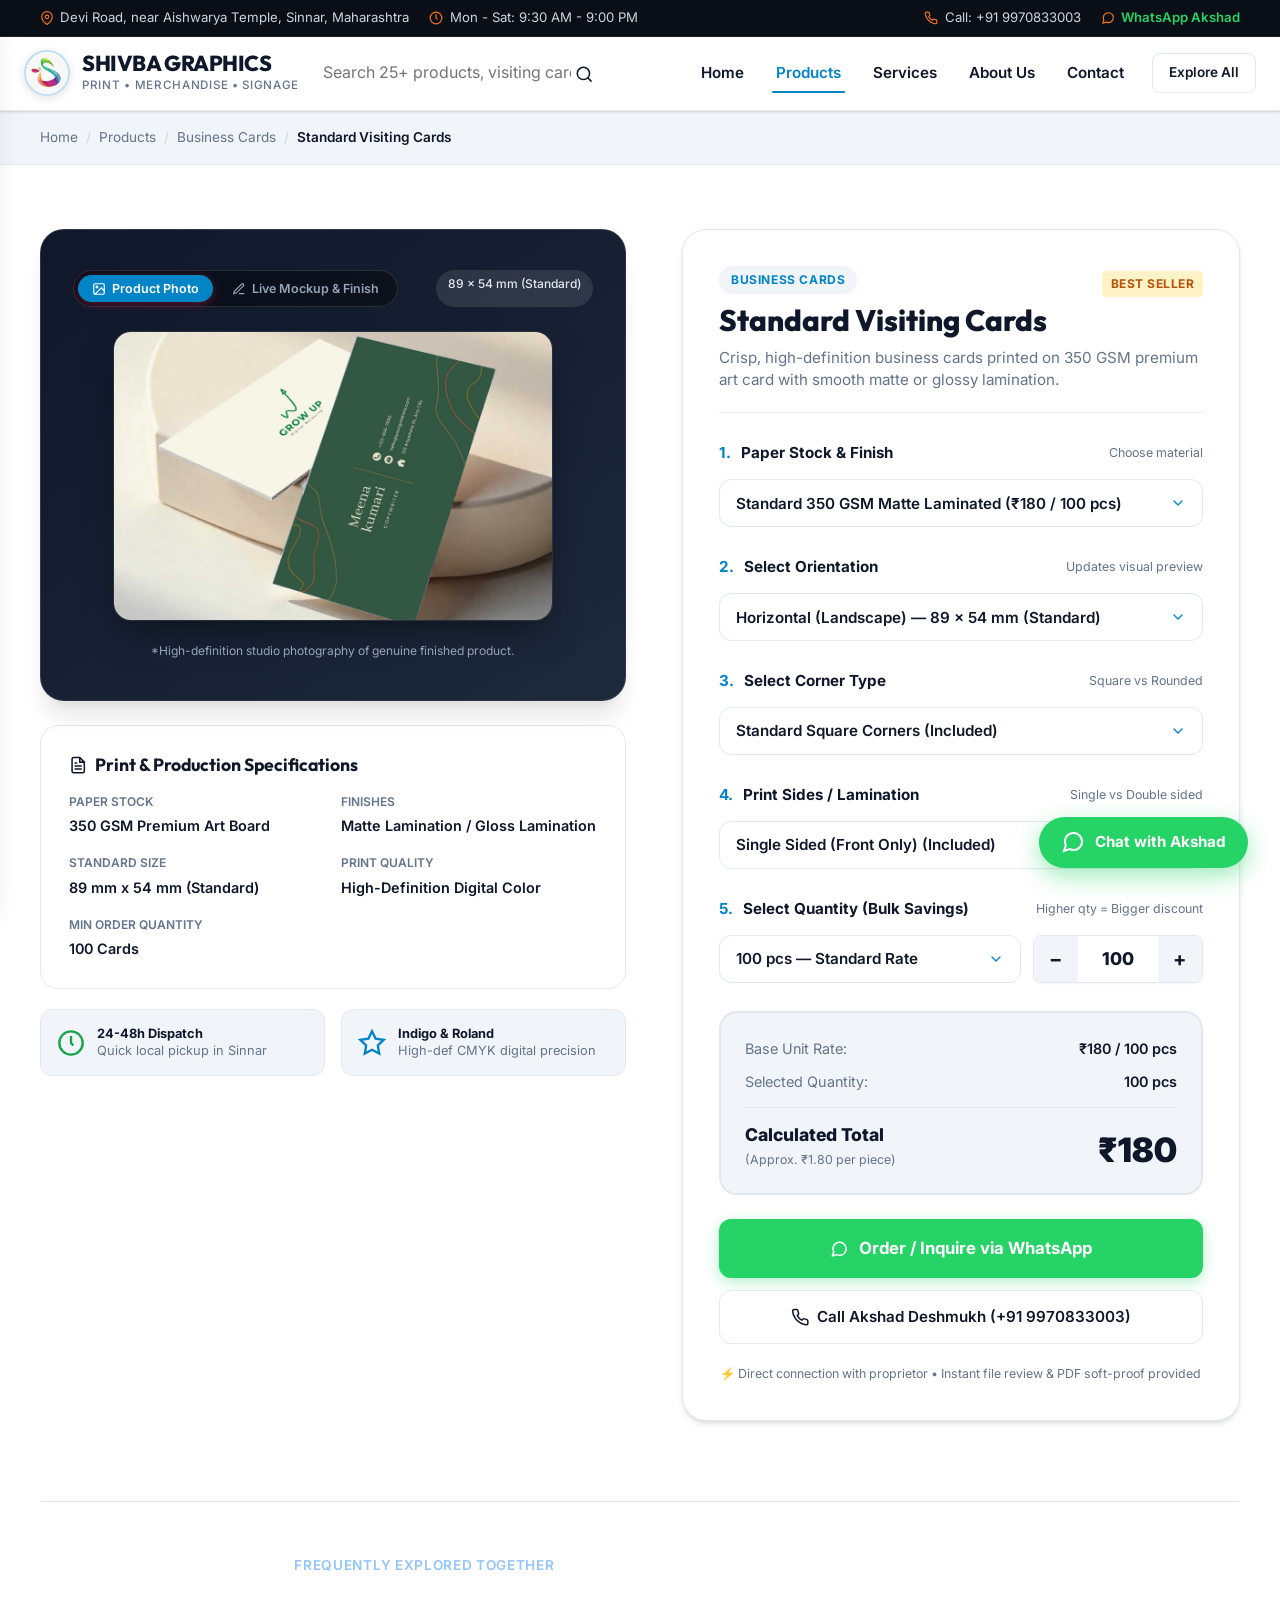
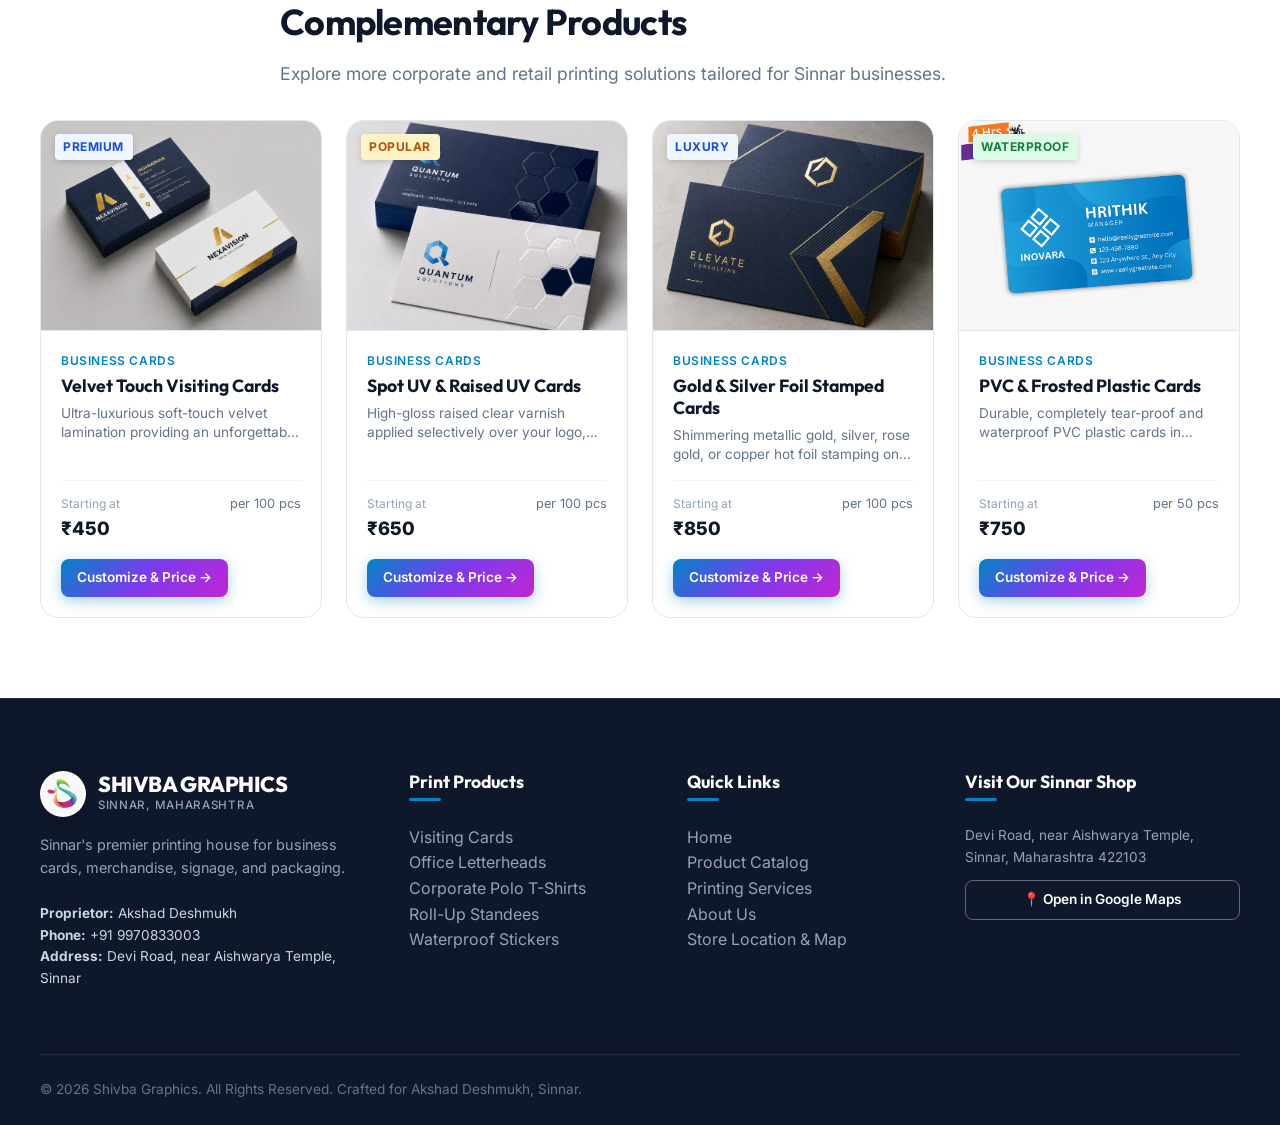
<file: product-details.html>
<!DOCTYPE html>
<html lang="en">
<head>
  <meta charset="UTF-8">
  <meta name="viewport" content="width=device-width, initial-scale=1.0">
  <title>Product Customizer & Price Calculator | Shivba Graphics Sinnar</title>
  <meta name="description" content="Customize paper stock, finishes, orientation, corners, and quantities with real-time bulk discount price calculations at Shivba Graphics, Sinnar.">
  <link rel="icon" type="image/png" href="assets/images/favicon.png">

  <!-- Google Fonts -->
  <link rel="preconnect" href="https://fonts.googleapis.com">
  <link rel="preconnect" href="https://fonts.gstatic.com" crossorigin>
  <link href="https://fonts.googleapis.com/css2?family=Plus+Jakarta+Sans:wght@400;500;600;700;800;900&display=swap" rel="stylesheet">

  <!-- CSS Stylesheets -->
  <link rel="stylesheet" href="css/style.css">
  <link rel="stylesheet" href="css/components.css">
</head>
<body>

  <!-- 1. Top Utility Header Bar -->
  <div class="top-bar">
    <div class="container">
      <div class="top-bar-inner">
        <div class="top-bar-left">
          <a href="https://maps.app.goo.gl/FpA48YpSE9UAbErM6" target="_blank" class="top-bar-item" title="Open Google Maps Location">
            <svg class="svg-icon" viewBox="0 0 24 24"><path d="M21 10c0 7-9 13-9 13s-9-6-9-13a9 9 0 0 1 18 0z"></path><circle cx="12" cy="10" r="3"></circle></svg>
            Devi Road, near Aishwarya Temple, Sinnar, Maharashtra
          </a>
          <span class="top-bar-item">
            <svg class="svg-icon" viewBox="0 0 24 24"><circle cx="12" cy="12" r="10"></circle><polyline points="12 6 12 12 14 14"></polyline></svg>
            Mon - Sat: 9:30 AM - 9:00 PM
          </span>
        </div>
        <div class="top-bar-right">
          <a href="tel:9970833003" class="top-bar-item">
            <svg class="svg-icon" viewBox="0 0 24 24"><path d="M22 16.92v3a2 2 0 0 1-2.18 2 19.79 19.79 0 0 1-8.63-3.07 19.5 19.5 0 0 1-6-6 19.79 19.79 0 0 1-3.07-8.67A2 2 0 0 1 4.11 2h3a2 2 0 0 1 2 1.72 12.84 12.84 0 0 0 .7 2.81 2 2 0 0 1-.45 2.11L8.09 9.91a16 16 0 0 0 6 6l1.27-1.27a2 2 0 0 1 2.11-.45 12.84 12.84 0 0 0 2.81.7A2 2 0 0 1 22 16.92z"></path></svg>
            Call: +91 9970833003
          </a>
          <a href="https://wa.me/919970833003" target="_blank" class="top-bar-item" style="color: #25D366; font-weight: 600;">
            <svg class="svg-icon" viewBox="0 0 24 24"><path d="M21 11.5a8.38 8.38 0 0 1-.9 3.8 8.5 8.5 0 0 1-7.6 4.7 8.38 8.38 0 0 1-3.8-.9L3 21l1.9-5.7a8.38 8.38 0 0 1-.9-3.8 8.5 8.5 0 0 1 4.7-7.6 8.38 8.38 0 0 1 3.8-.9h.5a8.48 8.48 0 0 1 8 8v.5z"></path></svg>
            WhatsApp Akshad
          </a>
        </div>
      </div>
    </div>
  </div>

  <!-- 2. Sticky Main Navigation Header -->
  <header class="site-header">
    <div class="container">
      <div class="header-inner">
        <!-- Brand Logo -->
        <a href="index.html" class="brand-logo" aria-label="Shivba Graphics Home">
          <img src="assets/images/logo.png" alt="Shivba Graphics Official Logo" class="brand-logo-img">
          <div class="brand-info">
            <span class="brand-name">SHIVBA GRAPHICS</span>
            <span class="brand-tagline">Print • Merchandise • Signage</span>
          </div>
        </a>

        <!-- Live Search Bar -->
        <div class="header-search">
          <input type="text" id="global-search-input" class="search-input" placeholder="Search 25+ products, visiting cards, apparel..." autocomplete="off">
          <button class="search-btn" aria-label="Search">
            <svg class="svg-icon" viewBox="0 0 24 24"><circle cx="11" cy="11" r="8"></circle><line x1="21" y1="21" x2="16.65" y2="16.65"></line></svg>
          </button>
          <div id="search-dropdown" class="search-results-dropdown"></div>
        </div>

        <!-- Navigation Links -->
        <nav class="main-nav">
          <a href="index.html" class="nav-link">Home</a>
          <a href="products.html" class="nav-link active">Products</a>
          <a href="services.html" class="nav-link">Services</a>
          <a href="about.html" class="nav-link">About Us</a>
          <a href="contact.html" class="nav-link">Contact</a>
        </nav>

        <!-- Header Actions -->
        <div class="header-actions">
          <a href="products.html" class="btn btn-outline btn-sm">Explore All</a>
          <button class="hamburger-btn" aria-label="Open Menu">
            <svg class="svg-icon" style="width: 28px; height: 28px;" viewBox="0 0 24 24"><line x1="3" y1="12" x2="21" y2="12"></line><line x1="3" y1="6" x2="21" y2="6"></line><line x1="3" y1="18" x2="21" y2="18"></line></svg>
          </button>
        </div>
      </div>
    </div>
  </header>

  <!-- Mobile Drawer -->
  <div class="drawer-overlay"></div>
  <aside class="mobile-drawer">
    <div class="drawer-header">
      <div class="brand-logo">
        <img src="assets/images/logo.png" alt="Shivba Graphics Logo" class="brand-logo-img">
        <div class="brand-info">
          <span class="brand-name">SHIVBA GRAPHICS</span>
          <span class="brand-tagline">Sinnar, Maharashtra</span>
        </div>
      </div>
      <button class="drawer-close-btn">&times;</button>
    </div>
    <div class="drawer-body">
      <nav class="drawer-nav">
        <a href="index.html" class="drawer-link">Home</a>
        <a href="products.html" class="drawer-link active">All Products & Pricing</a>
        <a href="services.html" class="drawer-link">Commercial Services</a>
        <a href="about.html" class="drawer-link">About Shivba Graphics</a>
        <a href="contact.html" class="drawer-link">Store Location & Contact</a>
      </nav>
      <div class="drawer-footer">
        <p style="font-size: 0.85rem; color: var(--text-muted); margin-bottom: 0.75rem;">
          <strong>Akshad Deshmukh</strong> (Proprietor)<br>
          Devi Road, near Aishwarya Temple, Sinnar
        </p>
        <a href="tel:9970833003" class="btn btn-outline btn-sm" style="width: 100%; margin-bottom: 0.5rem;">📞 Call +91 9970833003</a>
        <a href="https://wa.me/919970833003" target="_blank" class="btn btn-whatsapp btn-sm" style="width: 100%;">💬 WhatsApp Order</a>
      </div>
    </div>
  </aside>

  <!-- Breadcrumb Navigation -->
  <nav class="breadcrumb-nav">
    <div class="container">
      <ul id="breadcrumb-list" class="breadcrumb-list">
        <li><a href="index.html">Home</a></li>
        <li class="breadcrumb-separator">/</li>
        <li><a href="products.html">Products</a></li>
        <li class="breadcrumb-separator">/</li>
        <li class="breadcrumb-current">Product Details</li>
      </ul>
    </div>
  </nav>

  <!-- Main Product Detail & Configurator Section -->
  <section class="section" style="padding-top: 1.5rem;">
    <div class="container">
      
      <div class="product-detail-layout">
        
        <!-- Left Column: Visual Preview, Morphing Mockup & Technical Specifications -->
        <div class="preview-sticky-wrap">
          
          <div class="live-preview-box">
            <div class="preview-controls-bar">
              <div class="preview-toggle-tabs">
                <button type="button" id="tab-btn-photo" class="preview-toggle-btn active" onclick="window.productConfigurator && window.productConfigurator.switchPreviewMode('photo')">
                  <svg width="14" height="14" viewBox="0 0 24 24" fill="none" stroke="currentColor" stroke-width="2"><rect x="3" y="3" width="18" height="18" rx="2" ry="2"></rect><circle cx="8.5" cy="8.5" r="1.5"></circle><polyline points="21 15 16 10 5 21"></polyline></svg>
                  Product Photo
                </button>
                <button type="button" id="tab-btn-mockup" class="preview-toggle-btn" onclick="window.productConfigurator && window.productConfigurator.switchPreviewMode('mockup')">
                  <svg width="14" height="14" viewBox="0 0 24 24" fill="none" stroke="currentColor" stroke-width="2"><path d="M12 20h9"></path><path d="M16.5 3.5a2.121 2.121 0 0 1 3 3L7 19l-4 1 1-4L16.5 3.5z"></path></svg>
                  Live Mockup & Finish
                </button>
              </div>
              <span id="preview-dim-label" class="preview-dim-pill">89 x 54 mm</span>
            </div>

            <!-- Authentic High-Resolution Product Photo -->
            <div id="preview-photo-view" class="preview-photo-wrap">
              <img id="detail-product-photo" src="" alt="Product Photo" class="preview-large-photo">
            </div>

            <!-- Dynamic Morphing Product Card Mockup -->
            <div id="live-morphing-card" class="live-morphing-card" style="display: none;">
              <svg class="live-card-watermark" viewBox="0 0 100 100" fill="currentColor">
                <path d="M50 0 C22 0 0 22 0 50 C0 78 22 100 50 100 C78 100 100 78 100 50 C100 22 78 0 50 0 Z"></path>
              </svg>

              <!-- Card Header -->
              <div class="live-card-header">
                <img src="assets/images/logo.png" alt="Shivba Logo" class="live-card-logo-img">
                <div>
                  <div class="live-card-brand-text">SHIVBA GRAPHICS</div>
                  <div class="live-card-brand-sub">Premium Printing • Sinnar</div>
                </div>
              </div>

              <!-- Card Body -->
              <div class="live-card-body">
                <div class="live-card-person-name">Akshad Deshmukh</div>
                <div class="live-card-person-title">Founder & Managing Director</div>
              </div>

              <!-- Card Footer -->
              <div class="live-card-footer">
                <div>+91 9970833003 • Devi Road, Sinnar</div>
                <span id="preview-finish-tag" class="live-card-finish-tag">Matte Laminated</span>
              </div>
            </div>

            <p id="preview-note-text" style="font-size: 0.75rem; color: #94A3B8; margin-top: 1.25rem; text-align: center; z-index: 2;">
              *High-definition studio photography of genuine finished product.
            </p>
          </div>

          <!-- Product Technical Specs Table -->
          <div class="preview-specs-card">
            <h3 class="preview-specs-title">
              <svg class="svg-icon" viewBox="0 0 24 24"><path d="M14 2H6a2 2 0 0 0-2 2v16a2 2 0 0 0 2 2h12a2 2 0 0 0 2-2V8z"></path><polyline points="14 2 14 8 20 8"></polyline><line x1="16" y1="13" x2="8" y2="13"></line><line x1="16" y1="17" x2="8" y2="17"></line><polyline points="10 9 9 9 8 9"></polyline></svg>
              Print & Production Specifications
            </h3>
            <div id="specs-container" class="specs-data-grid"></div>
          </div>

          <!-- Quality & Service Badges -->
          <div style="display: grid; grid-template-columns: 1fr 1fr; gap: 1rem; margin-top: 1.25rem;">
            <div style="background: var(--bg-alt); padding: 1rem; border-radius: var(--radius-md); border: 1px solid var(--border); display: flex; align-items: center; gap: 0.75rem;">
              <svg style="width: 28px; height: 28px; color: #16A34A; flex-shrink: 0;" viewBox="0 0 24 24" fill="none" stroke="currentColor" stroke-width="2"><circle cx="12" cy="12" r="10"></circle><polyline points="12 6 12 12 14 14"></polyline></svg>
              <div style="font-size: 0.8rem; line-height: 1.3;">
                <strong>24-48h Dispatch</strong><br>
                <span style="color: var(--text-muted);">Quick local pickup in Sinnar</span>
              </div>
            </div>
            <div style="background: var(--bg-alt); padding: 1rem; border-radius: var(--radius-md); border: 1px solid var(--border); display: flex; align-items: center; gap: 0.75rem;">
              <svg style="width: 28px; height: 28px; color: var(--accent); flex-shrink: 0;" viewBox="0 0 24 24" fill="none" stroke="currentColor" stroke-width="2"><path d="M12 2l3.09 6.26L22 9.27l-5 4.87 1.18 6.88L12 17.77l-6.18 3.25L7 14.14 2 9.27l6.91-1.01L12 2z"></path></svg>
              <div style="font-size: 0.8rem; line-height: 1.3;">
                <strong>Indigo & Roland</strong><br>
                <span style="color: var(--text-muted);">High-def CMYK digital precision</span>
              </div>
            </div>
          </div>

        </div>

        <!-- Right Column: Interactive Configurator Engine -->
        <div>
          <div class="configurator-card">
            
            <div class="config-header">
              <div style="display: flex; justify-content: space-between; align-items: center;">
                <span id="detail-product-cat" class="config-cat-badge">Business Cards</span>
                <span id="detail-product-badge" class="tag tag-bestseller">Best Seller</span>
              </div>
              <h1 id="detail-product-title" class="config-product-title">Standard Visiting Cards</h1>
              <p id="detail-product-desc" class="config-product-desc">
                Crisp, high-definition business cards printed on 350 GSM premium art card with smooth matte or glossy lamination.
              </p>
            </div>

            <!-- Step 1: Material Selection Dropdown -->
            <div class="config-step-group">
              <label for="config-material-select" class="config-step-label">
                <div><span class="step-num">1.</span> <span id="materials-step-label">Select Paper Stock & Finish</span></div>
                <span class="config-step-hint">Choose material</span>
              </label>
              <select id="config-material-select" class="form-select config-select"></select>
            </div>

            <!-- Step 2: Orientation Selection Dropdown -->
            <div id="orientation-group" class="config-step-group">
              <label for="config-orientation-select" class="config-step-label">
                <div><span class="step-num">2.</span> <span>Select Orientation</span></div>
                <span class="config-step-hint">Updates visual preview</span>
              </label>
              <select id="config-orientation-select" class="form-select config-select"></select>
            </div>

            <!-- Step 3: Corner Type Selection Dropdown -->
            <div id="corner-group" class="config-step-group">
              <label for="config-corner-select" class="config-step-label">
                <div><span class="step-num">3.</span> <span>Select Corner Type</span></div>
                <span class="config-step-hint">Square vs Rounded</span>
              </label>
              <select id="config-corner-select" class="form-select config-select"></select>
            </div>

            <!-- Step 4: Sides / Printing Selection Dropdown -->
            <div id="sides-group" class="config-step-group">
              <label for="config-sides-select" class="config-step-label">
                <div><span class="step-num">4.</span> <span>Print Sides / Lamination</span></div>
                <span class="config-step-hint">Single vs Double sided</span>
              </label>
              <select id="config-sides-select" class="form-select config-select"></select>
            </div>

            <!-- Step 5: Quantity & Tiered Bulk Savings Dropdown + Stepper -->
            <div class="config-step-group">
              <label for="config-qty-select" class="config-step-label">
                <div><span class="step-num">5.</span> <span>Select Quantity (Bulk Savings)</span></div>
                <span class="config-step-hint">Higher qty = Bigger discount</span>
              </label>
              <div class="qty-config-row" style="display: flex; gap: 0.75rem; align-items: center;">
                <select id="config-qty-select" class="form-select config-select" style="flex: 1; min-width: 0;"></select>
                <div class="qty-stepper" style="width: 170px; flex-shrink: 0;">
                  <button type="button" id="calc-qty-minus" class="qty-btn" aria-label="Decrease quantity">−</button>
                  <input type="number" id="calc-qty-input" class="qty-input" value="100">
                  <button type="button" id="calc-qty-plus" class="qty-btn" aria-label="Increase quantity">+</button>
                </div>
              </div>

              <!-- Unlocked Bulk Savings Banner -->
              <div id="bulk-savings-banner" class="bulk-savings-banner" style="display: none; margin-top: 1rem;">
                <div class="bulk-savings-icon">✓</div>
                <div>
                  <div id="bulk-savings-text" class="bulk-savings-text"></div>
                  <div class="bulk-savings-sub">Automatic volume discount applied to your live total</div>
                </div>
              </div>
            </div>

            <!-- Step 6: Live Calculated Price Breakdown Box -->
            <div class="price-breakdown-card">
              <div class="price-row">
                <span>Base Unit Rate:</span>
                <span id="calc-breakdown-baserate" class="price-row-val">₹180 / 100 pcs</span>
              </div>
              <div class="price-row">
                <span>Selected Quantity:</span>
                <span id="calc-breakdown-qty" class="price-row-val">100 pcs</span>
              </div>
              <div id="calc-discount-row" class="price-row" style="display: none;">
                <span id="calc-discount-label">Bulk Savings:</span>
                <span id="calc-discount-val" class="price-row-discount">-₹0</span>
              </div>
              <div class="price-divider"></div>
              <div class="price-grand-row">
                <div class="grand-label-wrap">
                  <span class="grand-label">Calculated Total</span>
                  <span id="calc-unit-rate-label" class="grand-unit-rate">(Approx. ₹1.80 per card)</span>
                </div>
                <div class="grand-price-wrap">
                  <span id="calc-grand-original" class="grand-original-strike" style="display: none;">₹0</span>
                  <span id="calc-grand-total" class="grand-total-val">₹180</span>
                </div>
              </div>
            </div>

            <!-- Call to Actions -->
            <div class="order-actions-stack">
              <a id="btn-whatsapp-order" href="#" target="_blank" class="btn-whatsapp-order">
                <svg class="svg-icon" viewBox="0 0 24 24"><path d="M21 11.5a8.38 8.38 0 0 1-.9 3.8 8.5 8.5 0 0 1-7.6 4.7 8.38 8.38 0 0 1-3.8-.9L3 21l1.9-5.7a8.38 8.38 0 0 1-.9-3.8 8.5 8.5 0 0 1 4.7-7.6 8.38 8.38 0 0 1 3.8-.9h.5a8.48 8.48 0 0 1 8 8v.5z"></path></svg>
                <span>Order / Inquire via WhatsApp</span>
              </a>
              <a href="tel:9970833003" class="btn-call-direct">
                <svg class="svg-icon" viewBox="0 0 24 24"><path d="M22 16.92v3a2 2 0 0 1-2.18 2 19.79 19.79 0 0 1-8.63-3.07 19.5 19.5 0 0 1-6-6 19.79 19.79 0 0 1-3.07-8.67A2 2 0 0 1 4.11 2h3a2 2 0 0 1 2 1.72 12.84 12.84 0 0 0 .7 2.81 2 2 0 0 1-.45 2.11L8.09 9.91a16 16 0 0 0 6 6l1.27-1.27a2 2 0 0 1 2.11-.45 12.84 12.84 0 0 0 2.81.7A2 2 0 0 1 22 16.92z"></path></svg>
                <span>Call Akshad Deshmukh (+91 9970833003)</span>
              </a>
              <p class="order-guarantee-note">
                ⚡ Direct connection with proprietor • Instant file review & PDF soft-proof provided
              </p>
            </div>

          </div>
        </div>

      </div>

      <!-- Related Products from Category -->
      <div style="margin-top: 5rem; padding-top: 3rem; border-top: 1px solid var(--border);">
        <div class="section-header" style="text-align: left; margin-bottom: 2rem;">
          <span class="section-badge badge-dark">Frequently Explored Together</span>
          <h2 class="section-title">Complementary Products</h2>
          <p class="section-subtitle" style="margin: 0;">Explore more corporate and retail printing solutions tailored for Sinnar businesses.</p>
        </div>
        <div id="related-products-grid" class="grid-4"></div>
      </div>

    </div>
  </section>

  <!-- Multi-Column Footer -->
  <footer class="site-footer">
    <div class="container">
      <div class="footer-grid">
        <div class="footer-col footer-about">
          <div class="brand-logo" style="margin-bottom: 0.5rem;">
            <img src="assets/images/logo.png" alt="Shivba Graphics Logo" class="brand-logo-img" style="border-color: rgba(255, 255, 255, 0.2);">
            <div class="brand-info">
              <span class="brand-name" style="color: #FFFFFF;">SHIVBA GRAPHICS</span>
              <span class="brand-tagline" style="color: #94A3B8;">Sinnar, Maharashtra</span>
            </div>
          </div>
          <p>Sinnar's premier printing house for business cards, merchandise, signage, and packaging.</p>
          <div style="font-size: 0.85rem; color: #CBD5E1;">
            <strong>Proprietor:</strong> Akshad Deshmukh <br>
            <strong>Phone:</strong> +91 9970833003 <br>
            <strong>Address:</strong> Devi Road, near Aishwarya Temple, Sinnar
          </div>
        </div>
        <div class="footer-col">
          <h4 class="footer-col-title">Print Products</h4>
          <ul class="footer-links">
            <li><a href="product-details.html?id=visiting-cards-standard">Visiting Cards</a></li>
            <li><a href="product-details.html?id=stationery-letterheads">Office Letterheads</a></li>
            <li><a href="product-details.html?id=apparel-polo-tshirt">Corporate Polo T-Shirts</a></li>
            <li><a href="product-details.html?id=signage-rollup-standee">Roll-Up Standees</a></li>
            <li><a href="product-details.html?id=packaging-vinyl-stickers">Waterproof Stickers</a></li>
          </ul>
        </div>
        <div class="footer-col">
          <h4 class="footer-col-title">Quick Links</h4>
          <ul class="footer-links">
            <li><a href="index.html">Home</a></li>
            <li><a href="products.html">Product Catalog</a></li>
            <li><a href="services.html">Printing Services</a></li>
            <li><a href="about.html">About Us</a></li>
            <li><a href="contact.html">Store Location & Map</a></li>
          </ul>
        </div>
        <div class="footer-col">
          <h4 class="footer-col-title">Visit Our Sinnar Shop</h4>
          <p style="font-size: 0.85rem; color: #94A3B8; margin-bottom: 0.75rem;">
            Devi Road, near Aishwarya Temple, Sinnar, Maharashtra 422103
          </p>
          <a href="https://maps.app.goo.gl/FpA48YpSE9UAbErM6" target="_blank" class="btn btn-outline-white btn-sm" style="width: 100%; text-align: center;">
            📍 Open in Google Maps
          </a>
        </div>
      </div>
      <div class="footer-bottom">
        <p>© 2026 Shivba Graphics. All Rights Reserved. Crafted for Akshad Deshmukh, Sinnar.</p>
      </div>
    </div>
  </footer>

  <!-- Floating WhatsApp Action Button -->
  <a href="https://wa.me/919970833003?text=Hi%20Akshad%20ji,%20I%20want%20to%20order%20from%20Shivba%20Graphics" target="_blank" class="whatsapp-float-btn" aria-label="Chat on WhatsApp">
    <svg viewBox="0 0 24 24" fill="none" stroke="currentColor" stroke-width="2"><path d="M21 11.5a8.38 8.38 0 0 1-.9 3.8 8.5 8.5 0 0 1-7.6 4.7 8.38 8.38 0 0 1-3.8-.9L3 21l1.9-5.7a8.38 8.38 0 0 1-.9-3.8 8.5 8.5 0 0 1 4.7-7.6 8.38 8.38 0 0 1 3.8-.9h.5a8.48 8.48 0 0 1 8 8v.5z"></path></svg>
    <span>Chat with Akshad</span>
  </a>

  <!-- Mobile Bottom Sticky Navigation Bar -->
  <div class="mobile-bottom-bar">
    <div class="mobile-bottom-inner">
      <a href="index.html" class="mobile-nav-btn">
        <svg viewBox="0 0 24 24" fill="none" stroke="currentColor" stroke-width="2"><path d="M3 9l9-7 9 7v11a2 2 0 0 1-2 2H5a2 2 0 0 1-2-2z"></path><polyline points="9 22 9 12 15 12 15 22"></polyline></svg>
        <span>Home</span>
      </a>
      <a href="products.html" class="mobile-nav-btn active">
        <svg viewBox="0 0 24 24" fill="none" stroke="currentColor" stroke-width="2"><rect x="2" y="7" width="20" height="14" rx="2" ry="2"></rect><path d="M16 21V5a2 2 0 0 0-2-2h-4a2 2 0 0 0-2 2v16"></path></svg>
        <span>Products</span>
      </a>
      <a href="tel:9970833003" class="mobile-nav-btn">
        <svg viewBox="0 0 24 24" fill="none" stroke="currentColor" stroke-width="2"><path d="M22 16.92v3a2 2 0 0 1-2.18 2 19.79 19.79 0 0 1-8.63-3.07 19.5 19.5 0 0 1-6-6 19.79 19.79 0 0 1-3.07-8.67A2 2 0 0 1 4.11 2h3a2 2 0 0 1 2 1.72 12.84 12.84 0 0 0 .7 2.81 2 2 0 0 1-.45 2.11L8.09 9.91a16 16 0 0 0 6 6l1.27-1.27a2 2 0 0 1 2.11-.45 12.84 12.84 0 0 0 2.81.7A2 2 0 0 1 22 16.92z"></path></svg>
        <span>Call</span>
      </a>
      <a href="https://wa.me/919970833003?text=Hi%20Akshad%20ji,%20I%20have%20an%20inquiry" target="_blank" class="mobile-nav-btn" style="color: #25D366;">
        <svg viewBox="0 0 24 24" fill="none" stroke="currentColor" stroke-width="2"><path d="M21 11.5a8.38 8.38 0 0 1-.9 3.8 8.5 8.5 0 0 1-7.6 4.7 8.38 8.38 0 0 1-3.8-.9L3 21l1.9-5.7a8.38 8.38 0 0 1-.9-3.8 8.5 8.5 0 0 1 4.7-7.6 8.38 8.38 0 0 1 3.8-.9h.5a8.48 8.48 0 0 1 8 8v.5z"></path></svg>
        <span>WhatsApp</span>
      </a>
    </div>
  </div>

  <!-- Scripts -->
  <script src="js/catalog.js"></script>
  <script src="js/main.js"></script>
  <script src="js/product-details.js"></script>
</body>
</html>
</file>
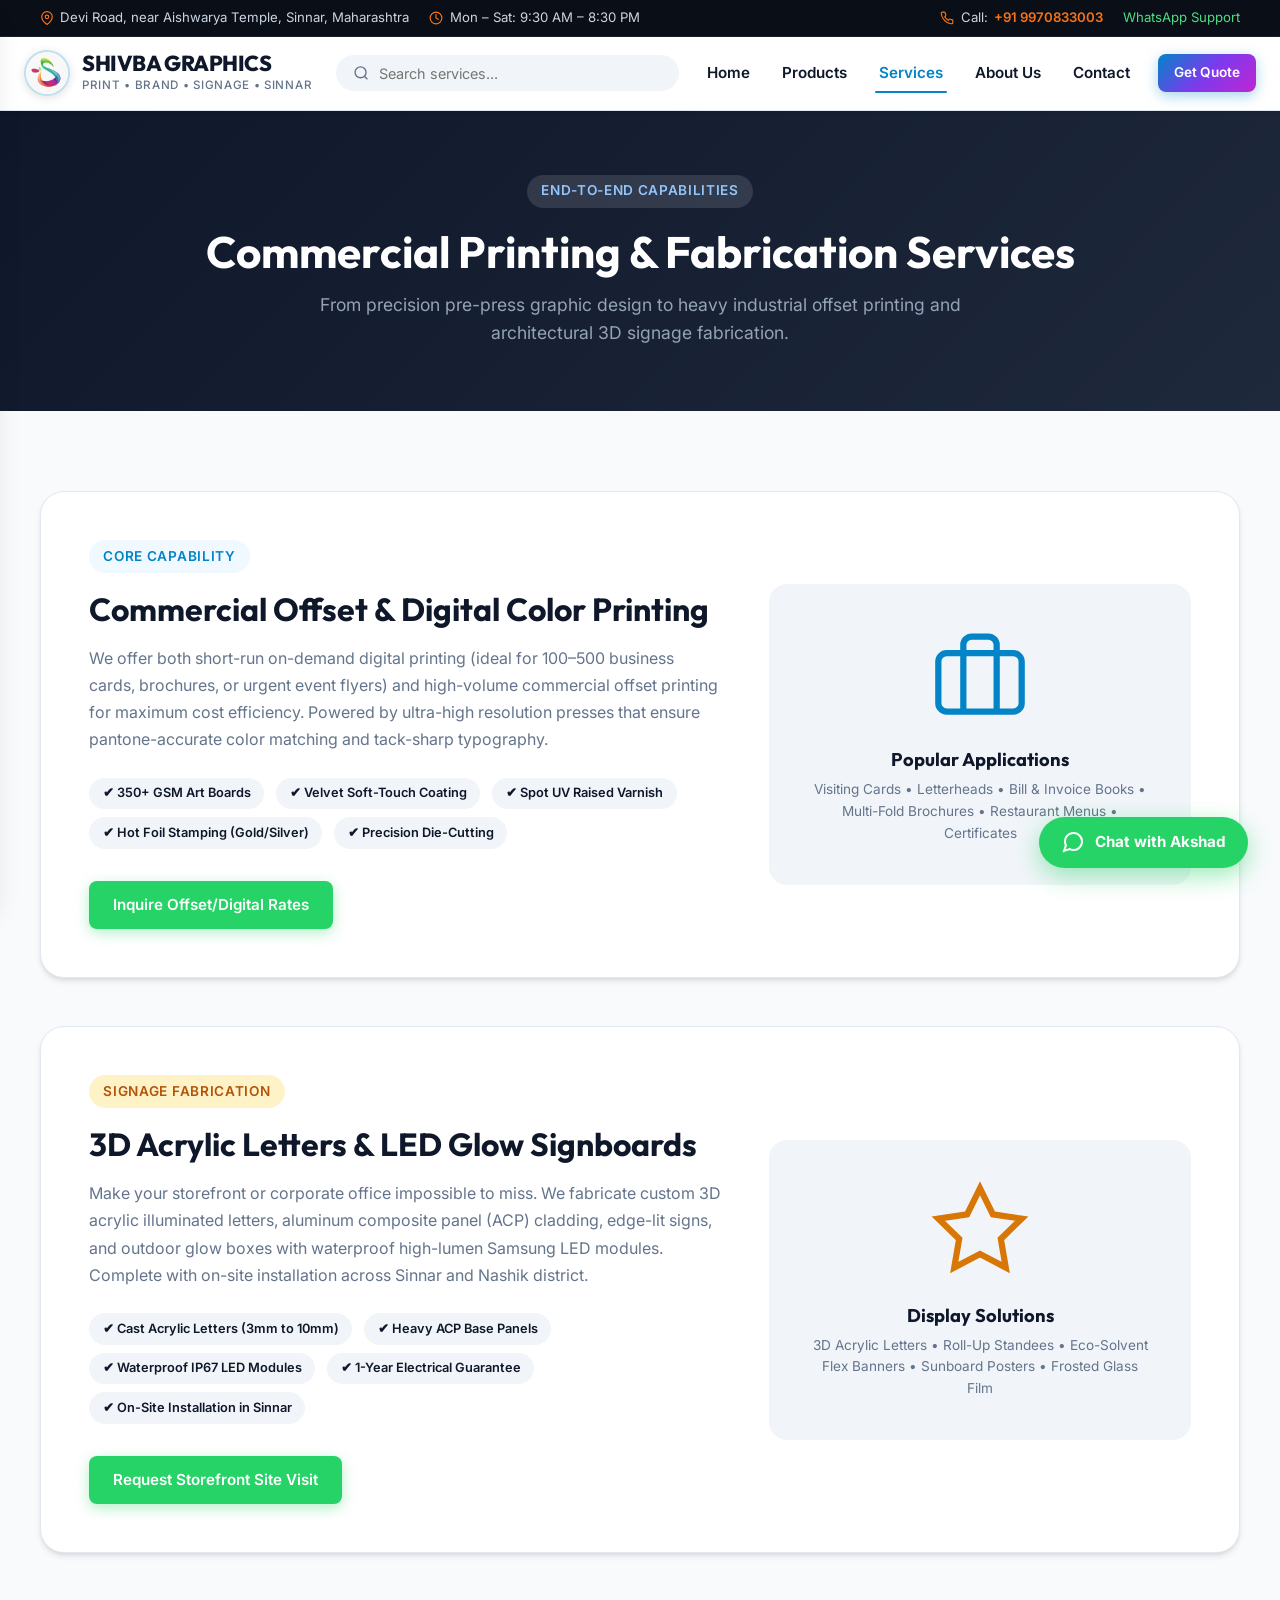
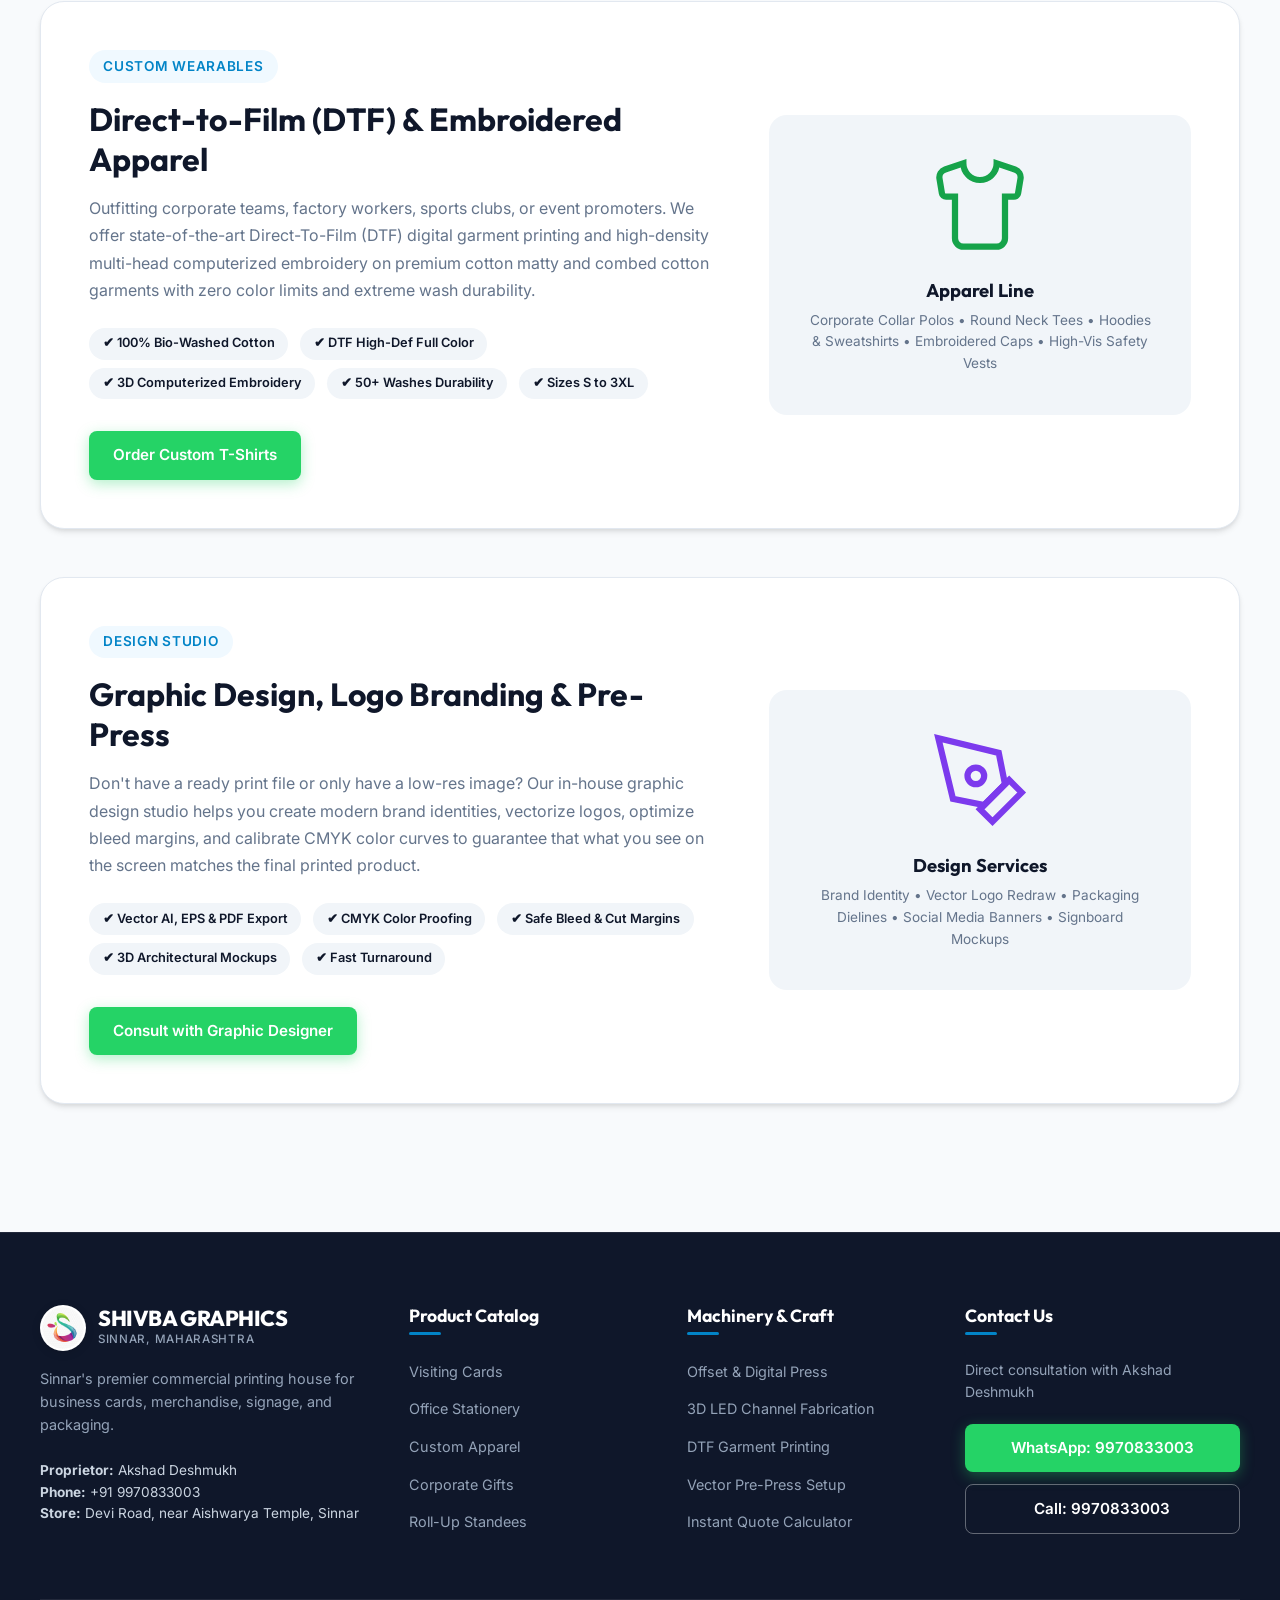
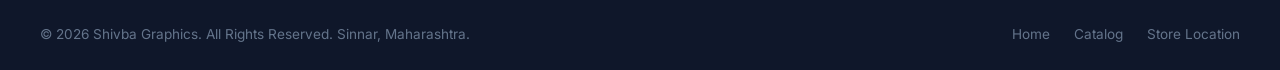
<file: services.html>
<!DOCTYPE html>
<html lang="en">
<head>
  <meta charset="UTF-8">
  <meta name="viewport" content="width=device-width, initial-scale=1.0">
  <title>Commercial Printing & Signage Services | Shivba Graphics Sinnar</title>
  <meta name="description" content="Explore commercial printing services at Shivba Graphics in Sinnar: offset printing, digital color print, 3D acrylic LED signboards, DTF garment printing, CNC laser cutting, and graphic design.">
  
  <link rel="icon" type="image/png" href="assets/images/favicon.png">
  <link rel="stylesheet" href="css/style.css">
  <link rel="stylesheet" href="css/components.css">
  <style>
    .svg-icon {
      display: inline-block;
      width: 1.25rem;
      height: 1.25rem;
      stroke-width: 2;
      stroke: currentColor;
      fill: none;
      stroke-linecap: round;
      stroke-linejoin: round;
      vertical-align: middle;
    }
    .service-block {
      background: #FFFFFF;
      border: 1px solid var(--border);
      border-radius: var(--radius-xl);
      padding: 3rem;
      margin-bottom: 3rem;
      box-shadow: var(--shadow-md);
      transition: var(--transition);
    }
    .service-block:hover {
      box-shadow: var(--shadow-xl);
    }
    .service-grid {
      display: grid;
      grid-template-columns: 1.2fr 0.8fr;
      gap: 3rem;
      align-items: center;
    }
    .service-feature-pill {
      display: inline-flex;
      align-items: center;
      gap: 0.4rem;
      background: var(--bg-alt);
      padding: 0.35rem 0.85rem;
      border-radius: var(--radius-full);
      font-size: 0.8rem;
      font-weight: 600;
      color: var(--primary);
      margin-right: 0.5rem;
      margin-bottom: 0.5rem;
    }
    @media (max-width: 900px) {
      .service-grid {
        grid-template-columns: 1fr;
      }
      .service-block {
        padding: 2rem;
      }
    }
  </style>
</head>
<body>

  <!-- Top Utility Bar -->
  <div class="top-bar">
    <div class="container">
      <div class="top-bar-inner">
        <div class="top-bar-left">
          <a href="https://maps.app.goo.gl/FpA48YpSE9UAbErM6" target="_blank" class="top-bar-item" title="Open Shivba Graphics on Google Maps">
            <svg class="svg-icon" viewBox="0 0 24 24"><path d="M21 10c0 7-9 13-9 13s-9-6-9-13a9 9 0 0 1 18 0z"></path><circle cx="12" cy="10" r="3"></circle></svg>
            Devi Road, near Aishwarya Temple, Sinnar, Maharashtra
          </a>
          <span class="top-bar-item">
            <svg class="svg-icon" viewBox="0 0 24 24"><circle cx="12" cy="12" r="10"></circle><polyline points="12 6 12 12 16 14"></polyline></svg>
            Mon – Sat: 9:30 AM – 8:30 PM
          </span>
        </div>
        <div class="top-bar-right">
          <a href="tel:9970833003" class="top-bar-item">
            <svg class="svg-icon" viewBox="0 0 24 24"><path d="M22 16.92v3a2 2 0 0 1-2.18 2 19.79 19.79 0 0 1-8.63-3.07 19.5 19.5 0 0 1-6-6 19.79 19.79 0 0 1-3.07-8.67A2 2 0 0 1 4.11 2h3a2 2 0 0 1 2 1.72 12.84 12.84 0 0 0 .7 2.81 2 2 0 0 1-.45 2.11L8.09 9.91a16 16 0 0 0 6 6l1.27-1.27a2 2 0 0 1 2.11-.45 12.84 12.84 0 0 0 2.81.7A2 2 0 0 1 22 16.92z"></path></svg>
            Call: <span class="top-bar-highlight">+91 9970833003</span>
          </a>
          <a href="https://wa.me/919970833003" target="_blank" class="top-bar-item" style="color: #4ADE80;">WhatsApp Support</a>
        </div>
      </div>
    </div>
  </div>

  <!-- Header -->
  <header class="site-header">
    <div class="container">
      <div class="header-inner">
        <a href="index.html" class="brand-logo">
          <img src="assets/images/logo.png" alt="Shivba Graphics Logo" class="brand-logo-img">
          <div class="brand-info">
            <span class="brand-name">SHIVBA GRAPHICS</span>
            <span class="brand-tagline">Print • Brand • Signage • Sinnar</span>
          </div>
        </a>

        <div class="header-search">
          <div class="search-input-wrap">
            <svg viewBox="0 0 24 24" fill="none" stroke="currentColor" stroke-width="2"><circle cx="11" cy="11" r="8"></circle><line x1="21" y1="21" x2="16.65" y2="16.65"></line></svg>
            <input type="text" id="global-search-input" placeholder="Search services..." autocomplete="off">
          </div>
          <div id="search-dropdown" class="search-results-dropdown"></div>
        </div>

        <nav class="main-nav">
          <a href="index.html" class="nav-link">Home</a>
          <a href="products.html" class="nav-link">Products</a>
          <a href="services.html" class="nav-link active">Services</a>
          <a href="about.html" class="nav-link">About Us</a>
          <a href="contact.html" class="nav-link">Contact</a>
        </nav>

        <div class="header-actions">
          <a href="index.html#estimator" class="btn btn-primary btn-sm">Get Quote</a>
          <button class="hamburger-btn" aria-label="Open Menu">
            <svg class="svg-icon" style="width: 28px; height: 28px;" viewBox="0 0 24 24"><line x1="3" y1="12" x2="21" y2="12"></line><line x1="3" y1="6" x2="21" y2="6"></line><line x1="3" y1="18" x2="21" y2="18"></line></svg>
          </button>
        </div>
      </div>
    </div>
  </header>

  <!-- Page Header -->
  <div style="background: linear-gradient(135deg, #0F172A 0%, #1E293B 100%); color: #FFFFFF; padding: 4rem 0;">
    <div class="container" style="text-align: center;">
      <span class="section-badge badge-dark">End-to-End Capabilities</span>
      <h1 style="color: #FFFFFF; font-size: 2.75rem; margin-bottom: 0.75rem;">Commercial Printing & Fabrication Services</h1>
      <p style="color: #94A3B8; font-size: 1.1rem; max-width: 700px; margin: 0 auto;">
        From precision pre-press graphic design to heavy industrial offset printing and architectural 3D signage fabrication.
      </p>
    </div>
  </div>

  <!-- Services Breakdown Section -->
  <section class="section section-bg-subtle">
    <div class="container">

      <!-- Service 1: Commercial Offset & Digital -->
      <div id="commercial-print" class="service-block">
        <div class="service-grid">
          <div>
            <span class="section-badge">Core Capability</span>
            <h2 style="font-size: 2rem; margin-bottom: 1rem;">Commercial Offset & Digital Color Printing</h2>
            <p style="color: var(--text-muted); line-height: 1.7; margin-bottom: 1.5rem;">
              We offer both short-run on-demand digital printing (ideal for 100–500 business cards, brochures, or urgent event flyers) and high-volume commercial offset printing for maximum cost efficiency. Powered by ultra-high resolution presses that ensure pantone-accurate color matching and tack-sharp typography.
            </p>
            <div style="margin-bottom: 1.5rem;">
              <span class="service-feature-pill">✔ 350+ GSM Art Boards</span>
              <span class="service-feature-pill">✔ Velvet Soft-Touch Coating</span>
              <span class="service-feature-pill">✔ Spot UV Raised Varnish</span>
              <span class="service-feature-pill">✔ Hot Foil Stamping (Gold/Silver)</span>
              <span class="service-feature-pill">✔ Precision Die-Cutting</span>
            </div>
            <a href="https://wa.me/919970833003?text=Hi%20Akshad%20ji,%20I%20want%20to%20inquire%20about%20Commercial%20Printing" target="_blank" class="btn btn-whatsapp">
              Inquire Offset/Digital Rates
            </a>
          </div>
          <div style="background: var(--bg-alt); padding: 2.5rem; border-radius: var(--radius-lg); text-align: center;">
            <svg style="width: 100px; height: 100px; color: var(--accent); margin: 0 auto 1.5rem auto;" viewBox="0 0 24 24" fill="none" stroke="currentColor" stroke-width="1.5"><rect x="2" y="7" width="20" height="14" rx="2" ry="2"></rect><path d="M16 21V5a2 2 0 0 0-2-2h-4a2 2 0 0 0-2 2v16"></path></svg>
            <h4 style="font-size: 1.15rem; margin-bottom: 0.5rem;">Popular Applications</h4>
            <p style="font-size: 0.85rem; color: var(--text-muted);">
              Visiting Cards • Letterheads • Bill & Invoice Books • Multi-Fold Brochures • Restaurant Menus • Certificates
            </p>
          </div>
        </div>
      </div>

      <!-- Service 2: Large Format Signage & 3D LED -->
      <div id="acrylic-led" class="service-block">
        <div class="service-grid">
          <div>
            <span class="section-badge badge-amber">Signage Fabrication</span>
            <h2 style="font-size: 2rem; margin-bottom: 1rem;">3D Acrylic Letters & LED Glow Signboards</h2>
            <p style="color: var(--text-muted); line-height: 1.7; margin-bottom: 1.5rem;">
              Make your storefront or corporate office impossible to miss. We fabricate custom 3D acrylic illuminated letters, aluminum composite panel (ACP) cladding, edge-lit signs, and outdoor glow boxes with waterproof high-lumen Samsung LED modules. Complete with on-site installation across Sinnar and Nashik district.
            </p>
            <div style="margin-bottom: 1.5rem;">
              <span class="service-feature-pill">✔ Cast Acrylic Letters (3mm to 10mm)</span>
              <span class="service-feature-pill">✔ Heavy ACP Base Panels</span>
              <span class="service-feature-pill">✔ Waterproof IP67 LED Modules</span>
              <span class="service-feature-pill">✔ 1-Year Electrical Guarantee</span>
              <span class="service-feature-pill">✔ On-Site Installation in Sinnar</span>
            </div>
            <a href="https://wa.me/919970833003?text=Hi%20Akshad%20ji,%20I%20want%20to%20get%20a%20quote%20for%20a%203D%20LED%20Signboard%20in%20Sinnar" target="_blank" class="btn btn-whatsapp">
              Request Storefront Site Visit
            </a>
          </div>
          <div style="background: var(--bg-alt); padding: 2.5rem; border-radius: var(--radius-lg); text-align: center;">
            <svg style="width: 100px; height: 100px; color: #D97706; margin: 0 auto 1.5rem auto;" viewBox="0 0 24 24" fill="none" stroke="currentColor" stroke-width="1.5"><polygon points="12 2 15.09 8.26 22 9.27 17 14.14 18.18 21.02 12 17.77 5.82 21.02 7 14.14 2 9.27 8.91 8.26 12 2"></polygon></svg>
            <h4 style="font-size: 1.15rem; margin-bottom: 0.5rem;">Display Solutions</h4>
            <p style="font-size: 0.85rem; color: var(--text-muted);">
              3D Acrylic Letters • Roll-Up Standees • Eco-Solvent Flex Banners • Sunboard Posters • Frosted Glass Film
            </p>
          </div>
        </div>
      </div>

      <!-- Service 3: Custom Apparel & Garment Branding -->
      <div id="dtf-apparel" class="service-block">
        <div class="service-grid">
          <div>
            <span class="section-badge">Custom Wearables</span>
            <h2 style="font-size: 2rem; margin-bottom: 1rem;">Direct-to-Film (DTF) & Embroidered Apparel</h2>
            <p style="color: var(--text-muted); line-height: 1.7; margin-bottom: 1.5rem;">
              Outfitting corporate teams, factory workers, sports clubs, or event promoters. We offer state-of-the-art Direct-To-Film (DTF) digital garment printing and high-density multi-head computerized embroidery on premium cotton matty and combed cotton garments with zero color limits and extreme wash durability.
            </p>
            <div style="margin-bottom: 1.5rem;">
              <span class="service-feature-pill">✔ 100% Bio-Washed Cotton</span>
              <span class="service-feature-pill">✔ DTF High-Def Full Color</span>
              <span class="service-feature-pill">✔ 3D Computerized Embroidery</span>
              <span class="service-feature-pill">✔ 50+ Washes Durability</span>
              <span class="service-feature-pill">✔ Sizes S to 3XL</span>
            </div>
            <a href="https://wa.me/919970833003?text=Hi%20Akshad%20ji,%20I%20need%20custom%20printed%20t-shirts%20for%20my%20team" target="_blank" class="btn btn-whatsapp">
              Order Custom T-Shirts
            </a>
          </div>
          <div style="background: var(--bg-alt); padding: 2.5rem; border-radius: var(--radius-lg); text-align: center;">
            <svg style="width: 100px; height: 100px; color: #16A34A; margin: 0 auto 1.5rem auto;" viewBox="0 0 24 24" fill="none" stroke="currentColor" stroke-width="1.5"><path d="M20.38 3.46L16 2a4 4 0 0 1-8 0L3.62 3.46a2 2 0 0 0-1.34 2.23l.58 3.47a1 1 0 0 0 .99.84H6v10a2 2 0 0 0 2 2h8a2 2 0 0 0 2-2V10h2.15a1 1 0 0 0 .99-.84l.58-3.47a2 2 0 0 0-1.34-2.23z"></path></svg>
            <h4 style="font-size: 1.15rem; margin-bottom: 0.5rem;">Apparel Line</h4>
            <p style="font-size: 0.85rem; color: var(--text-muted);">
              Corporate Collar Polos • Round Neck Tees • Hoodies & Sweatshirts • Embroidered Caps • High-Vis Safety Vests
            </p>
          </div>
        </div>
      </div>

      <!-- Service 4: In-House Graphic Design & Pre-Press -->
      <div id="design-services" class="service-block">
        <div class="service-grid">
          <div>
            <span class="section-badge">Design Studio</span>
            <h2 style="font-size: 2rem; margin-bottom: 1rem;">Graphic Design, Logo Branding & Pre-Press</h2>
            <p style="color: var(--text-muted); line-height: 1.7; margin-bottom: 1.5rem;">
              Don't have a ready print file or only have a low-res image? Our in-house graphic design studio helps you create modern brand identities, vectorize logos, optimize bleed margins, and calibrate CMYK color curves to guarantee that what you see on the screen matches the final printed product.
            </p>
            <div style="margin-bottom: 1.5rem;">
              <span class="service-feature-pill">✔ Vector AI, EPS & PDF Export</span>
              <span class="service-feature-pill">✔ CMYK Color Proofing</span>
              <span class="service-feature-pill">✔ Safe Bleed & Cut Margins</span>
              <span class="service-feature-pill">✔ 3D Architectural Mockups</span>
              <span class="service-feature-pill">✔ Fast Turnaround</span>
            </div>
            <a href="https://wa.me/919970833003?text=Hi%20Akshad%20ji,%20I%20need%20Graphic%20Design%20or%20Logo%20assistance" target="_blank" class="btn btn-whatsapp">
              Consult with Graphic Designer
            </a>
          </div>
          <div style="background: var(--bg-alt); padding: 2.5rem; border-radius: var(--radius-lg); text-align: center;">
            <svg style="width: 100px; height: 100px; color: #7C3AED; margin: 0 auto 1.5rem auto;" viewBox="0 0 24 24" fill="none" stroke="currentColor" stroke-width="1.5"><path d="M12 19l7-7 3 3-7 7-3-3z"></path><path d="M18 13l-1.5-7.5L2 2l3.5 14.5L13 18l5-5z"></path><circle cx="11" cy="11" r="2"></circle></svg>
            <h4 style="font-size: 1.15rem; margin-bottom: 0.5rem;">Design Services</h4>
            <p style="font-size: 0.85rem; color: var(--text-muted);">
              Brand Identity • Vector Logo Redraw • Packaging Dielines • Social Media Banners • Signboard Mockups
            </p>
          </div>
        </div>
      </div>

    </div>
  </section>

  <!-- Multi-Column Footer -->
  <footer class="site-footer">
    <div class="container">
      <div class="footer-grid">
        <div class="footer-col footer-about">
          <div class="brand-logo" style="margin-bottom: 0.5rem;">
            <img src="assets/images/logo.png" alt="Shivba Graphics Logo" class="brand-logo-img" style="border-color: rgba(255, 255, 255, 0.2);">
            <div class="brand-info">
              <span class="brand-name" style="color: #FFFFFF;">SHIVBA GRAPHICS</span>
              <span class="brand-tagline" style="color: #94A3B8;">Sinnar, Maharashtra</span>
            </div>
          </div>
          <p>Sinnar's premier commercial printing house for business cards, merchandise, signage, and packaging.</p>
          <div style="font-size: 0.85rem; color: #CBD5E1;">
            <strong>Proprietor:</strong> Akshad Deshmukh <br>
            <strong>Phone:</strong> +91 9970833003 <br>
            <strong>Store:</strong> Devi Road, near Aishwarya Temple, Sinnar
          </div>
        </div>

        <div class="footer-col">
          <h4>Product Catalog</h4>
          <ul class="footer-links-list">
            <li><a href="products.html?cat=business-cards">Visiting Cards</a></li>
            <li><a href="products.html?cat=stationery">Office Stationery</a></li>
            <li><a href="products.html?cat=apparel">Custom Apparel</a></li>
            <li><a href="products.html?cat=corporate-gifts">Corporate Gifts</a></li>
            <li><a href="products.html?cat=signage">Roll-Up Standees</a></li>
          </ul>
        </div>

        <div class="footer-col">
          <h4>Machinery & Craft</h4>
          <ul class="footer-links-list">
            <li><a href="#commercial-print">Offset & Digital Press</a></li>
            <li><a href="#acrylic-led">3D LED Channel Fabrication</a></li>
            <li><a href="#dtf-apparel">DTF Garment Printing</a></li>
            <li><a href="#design-services">Vector Pre-Press Setup</a></li>
            <li><a href="index.html#estimator">Instant Quote Calculator</a></li>
          </ul>
        </div>

        <div class="footer-col">
          <h4>Contact Us</h4>
          <p style="font-size: 0.875rem; color: #94A3B8; margin-bottom: 1.25rem;">Direct consultation with Akshad Deshmukh</p>
          <a href="https://wa.me/919970833003" target="_blank" class="btn btn-whatsapp" style="width: 100%; margin-bottom: 0.75rem;">WhatsApp: 9970833003</a>
          <a href="tel:9970833003" class="btn btn-outline-white" style="width: 100%;">Call: 9970833003</a>
        </div>
      </div>

      <div class="footer-bottom">
        <div>© 2026 Shivba Graphics. All Rights Reserved. Sinnar, Maharashtra.</div>
        <div style="display: flex; gap: 1.5rem;">
          <a href="index.html">Home</a>
          <a href="products.html">Catalog</a>
          <a href="contact.html">Store Location</a>
        </div>
      </div>
    </div>
  </footer>

  <!-- Mobile Bottom Action Bar -->
  <div class="mobile-bottom-bar">
    <div class="mobile-bottom-inner">
      <a href="index.html" class="mobile-nav-btn">
        <svg viewBox="0 0 24 24" fill="none" stroke="currentColor" stroke-width="2"><path d="M3 9l9-7 9 7v11a2 2 0 0 1-2 2H5a2 2 0 0 1-2-2z"></path><polyline points="9 22 9 12 15 12 15 22"></polyline></svg>
        <span>Home</span>
      </a>
      <a href="products.html" class="mobile-nav-btn">
        <svg viewBox="0 0 24 24" fill="none" stroke="currentColor" stroke-width="2"><rect x="3" y="3" width="7" height="7"></rect><rect x="14" y="3" width="7" height="7"></rect><rect x="14" y="14" width="7" height="7"></rect><rect x="3" y="14" width="7" height="7"></rect></svg>
        <span>Catalog</span>
      </a>
      <a href="tel:9970833003" class="mobile-nav-btn">
        <svg viewBox="0 0 24 24" fill="none" stroke="currentColor" stroke-width="2"><path d="M22 16.92v3a2 2 0 0 1-2.18 2 19.79 19.79 0 0 1-8.63-3.07 19.5 19.5 0 0 1-6-6 19.79 19.79 0 0 1-3.07-8.67A2 2 0 0 1 4.11 2h3a2 2 0 0 1 2 1.72 12.84 12.84 0 0 0 .7 2.81 2 2 0 0 1-.45 2.11L8.09 9.91a16 16 0 0 0 6 6l1.27-1.27a2 2 0 0 1 2.11-.45 12.84 12.84 0 0 0 2.81.7A2 2 0 0 1 22 16.92z"></path></svg>
        <span>Call Now</span>
      </a>
      <a href="https://wa.me/919970833003" target="_blank" class="mobile-nav-btn" style="color: var(--whatsapp);">
        <svg viewBox="0 0 24 24" fill="none" stroke="currentColor" stroke-width="2"><path d="M21 11.5a8.38 8.38 0 0 1-.9 3.8 8.5 8.5 0 0 1-7.6 4.7 8.38 8.38 0 0 1-3.8-.9L3 21l1.9-5.7a8.38 8.38 0 0 1-.9-3.8 8.5 8.5 0 0 1 4.7-7.6 8.38 8.38 0 0 1 3.8-.9h.5a8.48 8.48 0 0 1 8 8v.5z"></path></svg>
        <span>WhatsApp</span>
      </a>
    </div>
  </div>

  <!-- Mobile Drawer -->
  <div class="drawer-overlay"></div>
  <div class="mobile-drawer">
    <div style="display: flex; align-items: center; justify-content: space-between; margin-bottom: 2rem; border-bottom: 1px solid var(--border); padding-bottom: 1rem;">
      <div class="brand-logo">
        <img src="assets/images/logo.png" alt="Shivba Graphics Logo" class="brand-logo-img" style="width: 36px; height: 36px;">
        <span class="brand-name" style="font-size: 1.15rem;">SHIVBA GRAPHICS</span>
      </div>
      <button class="drawer-close-btn" style="font-size: 1.5rem; color: var(--text-muted);">&times;</button>
    </div>
    <nav style="display: flex; flex-direction: column; gap: 1.25rem;">
      <a href="index.html" style="font-weight: 600; font-size: 1.05rem;">Home</a>
      <a href="products.html" style="font-weight: 600; font-size: 1.05rem;">Products Catalog</a>
      <a href="services.html" style="font-weight: 700; color: var(--accent); font-size: 1.1rem;">Services & Machinery</a>
      <a href="about.html" style="font-weight: 600; font-size: 1.05rem;">About Shivba Graphics</a>
      <a href="contact.html" style="font-weight: 600; font-size: 1.05rem;">Contact & Store Location</a>
    </nav>
  </div>

  <!-- Floating WhatsApp Button -->
  <a href="https://wa.me/919970833003" target="_blank" class="whatsapp-float-btn">
    <svg viewBox="0 0 24 24" fill="none" stroke="currentColor" stroke-width="2"><path d="M21 11.5a8.38 8.38 0 0 1-.9 3.8 8.5 8.5 0 0 1-7.6 4.7 8.38 8.38 0 0 1-3.8-.9L3 21l1.9-5.7a8.38 8.38 0 0 1-.9-3.8 8.5 8.5 0 0 1 4.7-7.6 8.38 8.38 0 0 1 3.8-.9h.5a8.48 8.48 0 0 1 8 8v.5z"></path></svg>
    <span>Chat with Akshad</span>
  </a>

  <script src="js/catalog.js"></script>
  <script src="js/main.js"></script>
</body>
</html>
</file>
<file: css/style.css>
/* ==========================================================================
   Shivba Graphics - Core Stylesheet & Design System
   Owner: Akshad Deshmukh | Sinnar, Maharashtra (+91 9970833003)
   ========================================================================== */

@import url('https://fonts.googleapis.com/css2?family=Inter:wght@300;400;500;600;700&family=Outfit:wght@500;600;700;800&display=swap');

:root {
  /* Logo-Inspired Spectrum Color Palette (Shivba Graphics) */
  --primary: #0F172A;          /* Deep Midnight Base */
  --primary-light: #1E293B;    /* Slate Navy */
  --primary-dark: #0A0E17;     /* Darkest Obsidian */

  /* Logo Ribbon Accents */
  --accent: #0284C7;           /* Vibrant Ocean / Cyan Blue (logo middle curve) */
  --accent-hover: #0369A1;
  --accent-light: #F0F9FF;      /* Clean sky tint */

  --logo-teal: #0D9488;        /* Teal / Emerald Cyan (logo upper ribbon) */
  --logo-magenta: #C026D3;     /* Royal Magenta / Violet (logo lower ribbon) */
  --logo-magenta-hover: #A21CAF;
  --logo-orange: #F97316;      /* Sunset Orange (logo bottom curve) */
  --logo-orange-hover: #EA580C;
  --logo-lime: #84CC16;        /* Lime Green (logo top loop & dot) */

  --secondary: #F97316;        /* Warm Sunset Orange / Amber */
  --secondary-hover: #EA580C;
  --secondary-light: #FFF7ED;

  /* Spectrum Gradients matching the Logo */
  --gradient-logo: linear-gradient(135deg, #84CC16 0%, #06B6D4 25%, #0284C7 50%, #C026D3 75%, #F97316 100%);
  --gradient-primary: linear-gradient(135deg, #0284C7 0%, #7C3AED 50%, #C026D3 100%);
  --gradient-cta: linear-gradient(135deg, #F97316 0%, #EA580C 100%);
  --gradient-hero: linear-gradient(135deg, #0A0E17 0%, #111827 50%, #1E1B4B 100%);

  --success: #10B981;
  --whatsapp: #25D366;         /* Official WhatsApp Green */
  --whatsapp-hover: #1ebe5d;
  --danger: #EF4444;

  /* Neutrals */
  --bg-main: #FFFFFF;
  --bg-subtle: #F8FAFC;
  --bg-alt: #F1F5F9;
  --card-bg: #FFFFFF;
  --border: #E2E8F0;
  --border-light: #F1F5F9;
  --text-main: #0F172A;
  --text-muted: #64748B;
  --text-light: #94A3B8;

  /* Typography */
  --font-sans: 'Inter', -apple-system, BlinkMacSystemFont, 'Segoe UI', Roboto, sans-serif;
  --font-heading: 'Outfit', -apple-system, BlinkMacSystemFont, 'Segoe UI', Roboto, sans-serif;

  /* Shadows */
  --shadow-xs: 0 1px 2px rgba(0, 0, 0, 0.05);
  --shadow-sm: 0 1px 3px rgba(0, 0, 0, 0.1), 0 1px 2px rgba(0, 0, 0, 0.06);
  --shadow-md: 0 4px 6px -1px rgba(0, 0, 0, 0.1), 0 2px 4px -1px rgba(0, 0, 0, 0.06);
  --shadow-lg: 0 10px 15px -3px rgba(0, 0, 0, 0.1), 0 4px 6px -2px rgba(0, 0, 0, 0.05);
  --shadow-xl: 0 20px 25px -5px rgba(0, 0, 0, 0.1), 0 10px 10px -5px rgba(0, 0, 0, 0.04);
  --shadow-glow: 0 0 25px rgba(2, 132, 199, 0.35);
  --shadow-spectrum: 0 8px 25px rgba(192, 38, 211, 0.28);

  /* Border Radii */
  --radius-xs: 4px;
  --radius-sm: 8px;
  --radius-md: 12px;
  --radius-lg: 18px;
  --radius-xl: 24px;
  --radius-full: 9999px;

  /* Transitions */
  --transition-fast: all 0.15s ease;
  --transition: all 0.25s ease-in-out;
  --transition-slow: all 0.4s ease;

  /* Container */
  --container-max: 1240px;
}

/* Base Reset */
*, *::before, *::after {
  box-sizing: border-box;
  margin: 0;
  padding: 0;
}

html {
  scroll-behavior: smooth;
  font-size: 16px;
  -webkit-text-size-adjust: 100%;
}

/* Universal SVG Icon helper */
.svg-icon {
  display: inline-block;
  width: 1.15rem;
  height: 1.15rem;
  stroke-width: 2;
  stroke: currentColor;
  fill: none;
  stroke-linecap: round;
  stroke-linejoin: round;
  vertical-align: middle;
  flex-shrink: 0;
}

body {
  font-family: var(--font-sans);
  color: var(--text-main);
  background-color: var(--bg-main);
  line-height: 1.6;
  overflow-x: hidden;
  -webkit-font-smoothing: antialiased;
  -moz-osx-font-smoothing: grayscale;
}

h1, h2, h3, h4, h5, h6 {
  font-family: var(--font-heading);
  font-weight: 700;
  color: var(--primary);
  line-height: 1.25;
}

p {
  margin-bottom: 1rem;
}

p:last-child {
  margin-bottom: 0;
}

a {
  color: inherit;
  text-decoration: none;
  transition: var(--transition-fast);
}

img, svg {
  display: block;
  max-width: 100%;
  height: auto;
}

button, input, select, textarea {
  font-family: inherit;
  font-size: inherit;
  color: inherit;
  border: none;
  outline: none;
  background: none;
}

button {
  cursor: pointer;
}

ul, ol {
  list-style: none;
}

/* Layout Utilities */
.container {
  width: 100%;
  max-width: var(--container-max);
  margin-left: auto;
  margin-right: auto;
  padding-left: 1.25rem;
  padding-right: 1.25rem;
}

.section {
  padding-top: 5rem;
  padding-bottom: 5rem;
}

.section-sm {
  padding-top: 3rem;
  padding-bottom: 3rem;
}

.section-bg-subtle {
  background-color: var(--bg-subtle);
}

.section-bg-alt {
  background-color: var(--bg-alt);
}

.section-bg-dark {
  background-color: var(--primary);
  color: #FFFFFF;
}

.section-header {
  text-align: center;
  max-width: 720px;
  margin: 0 auto 3.5rem auto;
}

.section-badge {
  display: inline-flex;
  align-items: center;
  gap: 0.5rem;
  padding: 0.35rem 0.9rem;
  border-radius: var(--radius-full);
  background: var(--accent-light);
  color: var(--accent);
  font-size: 0.85rem;
  font-weight: 600;
  text-transform: uppercase;
  letter-spacing: 0.05em;
  margin-bottom: 1rem;
}

.section-badge.badge-amber {
  background: #FEF3C7;
  color: #B45309;
}

.section-badge.badge-dark {
  background: rgba(255, 255, 255, 0.12);
  color: #93C5FD;
}

.section-title {
  font-size: 2.25rem;
  letter-spacing: -0.02em;
  margin-bottom: 1rem;
}

.section-subtitle {
  font-size: 1.1rem;
  color: var(--text-muted);
}

.section-bg-dark .section-title {
  color: #FFFFFF;
}

.section-bg-dark .section-subtitle {
  color: #94A3B8;
}

/* Buttons */
.btn {
  display: inline-flex;
  align-items: center;
  justify-content: center;
  gap: 0.6rem;
  font-weight: 600;
  font-size: 0.95rem;
  padding: 0.75rem 1.5rem;
  border-radius: var(--radius-sm);
  transition: var(--transition);
  text-align: center;
  white-space: nowrap;
}

.btn-sm {
  padding: 0.5rem 1rem;
  font-size: 0.85rem;
}

.btn-lg {
  padding: 0.95rem 2rem;
  font-size: 1.05rem;
  border-radius: var(--radius-md);
}

.btn-primary {
  background: var(--gradient-primary);
  color: #FFFFFF;
  box-shadow: 0 4px 14px rgba(2, 132, 199, 0.35);
}

.btn-primary:hover {
  background: linear-gradient(135deg, #0369A1 0%, #6D28D9 50%, #A21CAF 100%);
  transform: translateY(-2px);
  box-shadow: 0 6px 18px rgba(192, 38, 211, 0.4);
}

.btn-secondary {
  background: var(--gradient-cta);
  color: #FFFFFF;
  box-shadow: 0 4px 14px rgba(249, 115, 22, 0.35);
}

.btn-secondary:hover {
  background: linear-gradient(135deg, #EA580C 0%, #C2410C 100%);
  transform: translateY(-2px);
  color: #FFFFFF;
  box-shadow: 0 6px 18px rgba(234, 88, 12, 0.45);
}

.btn-whatsapp {
  background-color: var(--whatsapp);
  color: #FFFFFF;
  box-shadow: 0 4px 14px rgba(37, 211, 102, 0.35);
}

.btn-whatsapp:hover {
  background-color: var(--whatsapp-hover);
  transform: translateY(-2px);
  box-shadow: 0 6px 18px rgba(37, 211, 102, 0.45);
}

.btn-outline {
  border: 1.5px solid var(--border);
  background-color: #FFFFFF;
  color: var(--text-main);
}

.btn-outline:hover {
  border-color: var(--accent);
  color: var(--accent);
  background-color: var(--accent-light);
}

.btn-outline-white {
  border: 1.5px solid rgba(255, 255, 255, 0.35);
  background: transparent;
  color: #FFFFFF;
}

.btn-outline-white:hover {
  background: rgba(255, 255, 255, 0.12);
  border-color: #FFFFFF;
}

/* Grid Utilities */
.grid-2 {
  display: grid;
  grid-template-columns: repeat(2, 1fr);
  gap: 2rem;
}

.grid-3 {
  display: grid;
  grid-template-columns: repeat(3, 1fr);
  gap: 2rem;
}

.grid-4 {
  display: grid;
  grid-template-columns: repeat(4, 1fr);
  gap: 1.5rem;
}

/* Badges */
.tag {
  display: inline-block;
  font-size: 0.75rem;
  font-weight: 700;
  text-transform: uppercase;
  letter-spacing: 0.04em;
  padding: 0.2rem 0.55rem;
  border-radius: var(--radius-xs);
}

.tag-bestseller {
  background: #FEF3C7;
  color: #B45309;
}

.tag-new {
  background: #DCFCE7;
  color: #15803D;
}

.tag-custom {
  background: #EFF6FF;
  color: #1D4ED8;
}

.tag-express {
  background: #FEE2E2;
  color: #B91C1C;
}

/* Animations */
@keyframes pulseGlow {
  0% {
    box-shadow: 0 0 0 0 rgba(37, 211, 102, 0.7);
  }
  70% {
    box-shadow: 0 0 0 16px rgba(37, 211, 102, 0);
  }
  100% {
    box-shadow: 0 0 0 0 rgba(37, 211, 102, 0);
  }
}

@keyframes fadeIn {
  from { opacity: 0; transform: translateY(12px); }
  to { opacity: 1; transform: translateY(0); }
}

.animate-fade-in {
  animation: fadeIn 0.4s ease forwards;
}

/* Responsive Media Queries */
@media (max-width: 1024px) {
  .grid-4 {
    grid-template-columns: repeat(2, 1fr);
  }
  .section-title {
    font-size: 2rem;
  }
}

@media (max-width: 768px) {
  .grid-3, .grid-2 {
    grid-template-columns: 1fr;
  }
  .section {
    padding-top: 3.5rem;
    padding-bottom: 3.5rem;
  }
  .section-title {
    font-size: 1.75rem;
  }
  .section-header {
    margin-bottom: 2.5rem;
  }
}
</file>
<file: css/components.css>
/* ==========================================================================
   Shivba Graphics - Component Styles
   Header, Navigation, Hero, Cards, Estimator, Modals, Footer
   ========================================================================== */

/* 1. Top Utility Bar */
.top-bar {
  background-color: var(--primary-dark);
  color: #94A3B8;
  font-size: 0.825rem;
  padding: 0.45rem 0;
  border-bottom: 1px solid rgba(255, 255, 255, 0.08);
}

.top-bar-inner {
  display: flex;
  align-items: center;
  justify-content: space-between;
  flex-wrap: wrap;
  gap: 0.5rem;
}

.top-bar-left, .top-bar-right {
  display: flex;
  align-items: center;
  gap: 1.25rem;
  flex-wrap: wrap;
}

.top-bar-item {
  display: inline-flex;
  align-items: center;
  gap: 0.4rem;
  color: #CBD5E1;
}

.top-bar-item:hover {
  color: #FFFFFF;
}

.top-bar-item svg {
  width: 14px;
  height: 14px;
  color: var(--secondary);
}

.top-bar-highlight {
  color: var(--secondary);
  font-weight: 600;
}

/* 2. Main Header & Navigation */
.site-header {
  position: sticky;
  top: 0;
  z-index: 100;
  background-color: #FFFFFF;
  border-bottom: 1px solid var(--border);
  box-shadow: var(--shadow-sm);
  transition: var(--transition);
}

.site-header.scrolled {
  box-shadow: var(--shadow-md);
}

.header-inner {
  display: flex;
  align-items: center;
  justify-content: space-between;
  padding: 0.85rem 0;
  gap: 1.5rem;
}

/* Brand Logo */
.brand-logo {
  display: flex;
  align-items: center;
  gap: 0.75rem;
  text-decoration: none;
}

.brand-icon-box {
  width: 44px;
  height: 44px;
  border-radius: var(--radius-md);
  background: var(--gradient-primary);
  display: flex;
  align-items: center;
  justify-content: center;
  color: #FFFFFF;
  font-weight: 800;
  font-size: 1.4rem;
  box-shadow: 0 4px 10px rgba(2, 132, 199, 0.25);
}

.brand-logo-img {
  width: 46px;
  height: 46px;
  border-radius: 50%;
  object-fit: cover;
  box-shadow: 0 2px 10px rgba(0, 0, 0, 0.12);
  border: 2px solid rgba(2, 132, 199, 0.25);
  transition: var(--transition-fast);
  background: #FFFFFF;
}

.brand-logo:hover .brand-logo-img {
  transform: rotate(6deg) scale(1.06);
  border-color: var(--logo-magenta);
  box-shadow: 0 4px 14px rgba(192, 38, 211, 0.3);
}

.brand-info {
  display: flex;
  flex-direction: column;
}

.brand-name {
  font-family: var(--font-heading);
  font-weight: 800;
  font-size: 1.35rem;
  line-height: 1.1;
  color: var(--primary);
  letter-spacing: -0.02em;
}

.brand-tagline {
  font-size: 0.725rem;
  color: var(--text-muted);
  font-weight: 500;
  text-transform: uppercase;
  letter-spacing: 0.06em;
}

/* Search Bar */
.header-search {
  flex: 1;
  max-width: 420px;
  position: relative;
}

.search-input-wrap {
  display: flex;
  align-items: center;
  background-color: var(--bg-alt);
  border: 1.5px solid transparent;
  border-radius: var(--radius-full);
  padding: 0.5rem 1rem;
  transition: var(--transition);
}

.search-input-wrap:focus-within {
  background-color: #FFFFFF;
  border-color: var(--accent);
  box-shadow: 0 0 0 3px rgba(37, 99, 235, 0.15);
}

.search-input-wrap svg {
  width: 18px;
  height: 18px;
  color: var(--text-muted);
  margin-right: 0.6rem;
}

.search-input-wrap input {
  width: 100%;
  font-size: 0.9rem;
}

/* Search Autocomplete dropdown */
.search-results-dropdown {
  position: absolute;
  top: calc(100% + 8px);
  left: 0;
  right: 0;
  background: #FFFFFF;
  border-radius: var(--radius-md);
  box-shadow: var(--shadow-xl);
  border: 1px solid var(--border);
  max-height: 380px;
  overflow-y: auto;
  z-index: 200;
  display: none;
}

.search-results-dropdown.active {
  display: block;
}

.search-result-item {
  display: flex;
  align-items: center;
  gap: 1rem;
  padding: 0.75rem 1rem;
  border-bottom: 1px solid var(--border-light);
  cursor: pointer;
}

.search-result-item:hover {
  background-color: var(--bg-subtle);
}

.search-result-thumb {
  width: 44px;
  height: 44px;
  border-radius: var(--radius-sm);
  background: var(--bg-alt);
  display: flex;
  align-items: center;
  justify-content: center;
  overflow: hidden;
  flex-shrink: 0;
}

.search-result-title {
  font-weight: 600;
  font-size: 0.9rem;
  color: var(--primary);
}

.search-result-cat {
  font-size: 0.75rem;
  color: var(--text-muted);
}

/* Nav Menu */
.main-nav {
  display: flex;
  align-items: center;
  gap: 1.5rem;
}

.nav-link {
  font-weight: 600;
  font-size: 0.95rem;
  color: var(--text-main);
  padding: 0.5rem 0.25rem;
  position: relative;
  display: inline-flex;
  align-items: center;
  gap: 0.45rem;
  transition: color 0.15s ease;
}

.nav-link .svg-icon {
  width: 1.05rem;
  height: 1.05rem;
  opacity: 0.8;
  transition: transform 0.2s ease, opacity 0.2s ease;
}

.nav-link:hover .svg-icon, .nav-link.active .svg-icon {
  opacity: 1;
  transform: translateY(-1px);
}

.nav-link:hover, .nav-link.active {
  color: var(--accent);
}

.nav-link.active::after {
  content: '';
  position: absolute;
  bottom: 0;
  left: 0;
  width: 100%;
  height: 2.5px;
  background-color: var(--accent);
  border-radius: var(--radius-full);
}

.header-actions {
  display: flex;
  align-items: center;
  gap: 0.85rem;
}

.hamburger-btn {
  display: none;
  padding: 0.5rem;
  font-size: 1.5rem;
  color: var(--primary);
}

/* Header & Category Bar Container Width */
.site-header .container,
.sub-nav .container {
  max-width: 1440px;
  padding-left: 1.5rem;
  padding-right: 1.5rem;
}

/* Category Quick Bar (Subheader) - Non-scrollable, Compact with Logo above text */
.sub-nav {
  background: var(--bg-subtle);
  border-bottom: 1px solid var(--border);
  padding: 0.45rem 0;
  overflow: visible;
}

.sub-nav-list {
  display: flex;
  align-items: center;
  justify-content: space-between;
  gap: 0.5rem;
  margin: 0;
  padding: 0;
  list-style: none;
  width: 100%;
}

.sub-nav-item {
  flex: 1;
  text-align: center;
  min-width: 0;
}

.sub-nav-item a {
  display: flex;
  flex-direction: column;
  align-items: center;
  justify-content: center;
  gap: 0.25rem;
  font-size: 0.8rem;
  font-weight: 600;
  color: var(--text-main);
  text-decoration: none;
  padding: 0.3rem 0.25rem;
  border-radius: var(--radius-sm);
  transition: all 0.2s ease;
  line-height: 1.2;
}

.sub-nav-item a:hover {
  color: var(--accent);
}

.sub-nav-icon {
  width: 20px;
  height: 20px;
  stroke: var(--cat-color, currentColor);
  stroke-width: 2;
  transition: transform 0.2s ease;
  display: block;
}

.sub-nav-item a:hover .sub-nav-icon {
  transform: translateY(-2px);
}

.sub-nav-text {
  font-size: 0.78rem;
  font-weight: 600;
  text-align: center;
  line-height: 1.25;
  white-space: normal;
}

@media (max-width: 1200px) {
  .sub-nav-text {
    font-size: 0.72rem;
  }
}

@media (max-width: 768px) {
  .sub-nav {
    padding: 0.5rem 0;
  }
  .sub-nav-list {
    display: grid;
    grid-template-columns: repeat(4, 1fr);
    gap: 0.5rem 0.25rem;
  }
  .sub-nav-text {
    font-size: 0.7rem;
    white-space: normal;
  }
}

/* ==========================================================================
   3. Hero Showcase Section (Printo Multi-Banner Grid & Carousel)
   ========================================================================== */
.hero-banners-section {
  background: #F8FAFC;
  padding: 1.5rem 0 2rem 0;
  position: relative;
  border-bottom: 1px solid var(--border);
}

.hero-banners-container {
  max-width: 1440px;
  margin: 0 auto;
  padding: 0 1.5rem;
}

/* Top Row: 2 Wide Featured Banners */
.hero-banners-top-row {
  display: grid;
  grid-template-columns: 1fr 1fr;
  gap: 1.25rem;
  margin-bottom: 1.25rem;
}

/* Base Card */
.hero-banner-card {
  display: block;
  text-decoration: none;
  border-radius: 20px;
  overflow: hidden;
  box-shadow: 0 4px 18px rgba(0, 0, 0, 0.06);
  border: 1px solid rgba(0, 0, 0, 0.06);
  background: #FFFFFF;
  transition: transform 0.25s cubic-bezier(0.4, 0, 0.2, 1), box-shadow 0.25s cubic-bezier(0.4, 0, 0.2, 1);
  position: relative;
  user-select: none;
}

.hero-banner-card:hover {
  transform: translateY(-4px);
  box-shadow: 0 14px 30px rgba(0, 0, 0, 0.12);
}

.hero-banner-img {
  width: 100%;
  height: 100%;
  display: block;
  object-fit: cover;
  border-radius: 20px;
  transition: transform 0.35s ease;
}

.hero-banner-card:hover .hero-banner-img {
  transform: scale(1.02);
}

/* Bottom Row: Carousel Slider Wrapper */
.hero-banners-slider-wrapper {
  position: relative;
  width: 100%;
}

.hero-banners-track {
  display: flex;
  gap: 1.25rem;
  overflow-x: auto;
  scroll-behavior: smooth;
  scroll-snap-type: x mandatory;
  -webkit-overflow-scrolling: touch;
  padding: 6px 2px;
  scrollbar-width: none;
  -ms-overflow-style: none;
}

.hero-banners-track::-webkit-scrollbar {
  display: none;
}

/* Slider items: desktop shows ~2.28 cards, letting the 3rd card peek */
.hero-slider-item {
  flex: 0 0 calc((100% - 2 * 1.25rem) / 2.28);
  scroll-snap-align: start;
}

/* Floating Navigation Arrows */
.hero-slider-nav {
  position: absolute;
  top: 50%;
  transform: translateY(-50%);
  width: 46px;
  height: 46px;
  border-radius: 50%;
  background: #FFFFFF;
  color: #1E293B;
  border: 1px solid rgba(0, 0, 0, 0.1);
  box-shadow: 0 4px 14px rgba(0, 0, 0, 0.18);
  display: flex;
  align-items: center;
  justify-content: center;
  cursor: pointer;
  z-index: 10;
  transition: all 0.2s cubic-bezier(0.4, 0, 0.2, 1);
}

.hero-slider-nav svg {
  width: 22px;
  height: 22px;
}

.hero-slider-nav:hover {
  background: #FFFFFF;
  color: var(--accent);
  transform: translateY(-50%) scale(1.1);
  box-shadow: 0 8px 24px rgba(0, 0, 0, 0.24);
}

.hero-slider-nav:active {
  transform: translateY(-50%) scale(0.95);
}

.hero-slider-prev {
  left: -20px;
  opacity: 0;
  pointer-events: none;
}

.hero-slider-prev.visible {
  opacity: 1;
  pointer-events: auto;
}

.hero-slider-next {
  right: -20px;
  opacity: 1;
  pointer-events: auto;
}

.hero-slider-next.hidden {
  opacity: 0;
  pointer-events: none;
}

/* Responsive Breakpoints */
@media (max-width: 992px) {
  .hero-banners-top-row {
    grid-template-columns: 1fr;
    gap: 1rem;
  }
  .hero-slider-item {
    flex: 0 0 calc(70% - 0.75rem);
  }
  .hero-slider-prev {
    left: 4px;
  }
  .hero-slider-next {
    right: 4px;
  }
}

@media (max-width: 600px) {
  .hero-banners-section {
    padding: 1rem 0 1.5rem 0;
  }
  .hero-banners-container {
    padding: 0 1rem;
  }
  .hero-banners-top-row {
    grid-template-columns: 1fr;
    gap: 0.85rem;
    margin-bottom: 0.85rem;
  }
  .hero-banner-card {
    border-radius: 16px;
  }
  .hero-banner-img {
    border-radius: 16px;
  }
  .hero-slider-item {
    flex: 0 0 88%;
  }
  .hero-banners-track {
    gap: 0.85rem;
  }
  .hero-slider-nav {
    display: none;
  }
}

/* 4. Trust & Features Strip */
.trust-strip {
  background: #FFFFFF;
  border-bottom: 1px solid var(--border);
  padding: 1.75rem 0;
  box-shadow: var(--shadow-sm);
}

.trust-grid {
  display: grid;
  grid-template-columns: repeat(5, 1fr);
  gap: 1.5rem;
}

.trust-item {
  display: flex;
  align-items: center;
  gap: 1rem;
}

.trust-icon-wrap {
  width: 48px;
  height: 48px;
  border-radius: var(--radius-md);
  background: var(--accent-light);
  color: var(--accent);
  display: flex;
  align-items: center;
  justify-content: center;
  flex-shrink: 0;
}

.trust-icon-wrap svg {
  width: 24px;
  height: 24px;
}

.trust-text h5 {
  font-size: 0.95rem;
  font-weight: 700;
  line-height: 1.2;
}

.trust-text p {
  font-size: 0.8rem;
  color: var(--text-muted);
  margin-top: 0.15rem;
}

/* 5. Category Showcase Grid */
.category-card {
  background: #FFFFFF;
  border-radius: var(--radius-lg);
  border: 1px solid var(--border);
  padding: 1.75rem 1.5rem;
  text-align: center;
  transition: var(--transition);
  position: relative;
  overflow: hidden;
  display: flex;
  flex-direction: column;
  align-items: center;
}

.category-card:hover {
  transform: translateY(-6px);
  border-color: var(--accent);
  box-shadow: var(--shadow-xl);
}

.category-icon-box {
  width: 72px;
  height: 72px;
  border-radius: var(--radius-lg);
  background: var(--bg-alt);
  display: flex;
  align-items: center;
  justify-content: center;
  margin-bottom: 1.25rem;
  transition: var(--transition);
  color: var(--accent);
}

.category-card:hover .category-icon-box {
  background: var(--accent);
  color: #FFFFFF;
  transform: scale(1.05);
}

.category-title {
  font-size: 1.15rem;
  font-weight: 700;
  margin-bottom: 0.5rem;
}

.category-desc {
  font-size: 0.85rem;
  color: var(--text-muted);
  margin-bottom: 1.25rem;
  line-height: 1.4;
}

.category-link-text {
  font-size: 0.85rem;
  font-weight: 600;
  color: var(--accent);
  display: inline-flex;
  align-items: center;
  gap: 0.35rem;
  margin-top: auto;
}

/* 6. Product Cards Grid */
.product-card {
  background: #FFFFFF;
  border: 1px solid var(--border);
  border-radius: var(--radius-lg);
  overflow: hidden;
  transition: var(--transition);
  display: flex;
  flex-direction: column;
}

.product-card:hover {
  transform: translateY(-5px);
  box-shadow: var(--shadow-xl);
  border-color: var(--accent);
}

.product-card-visual {
  height: 210px;
  background: #F1F5F9;
  display: flex;
  align-items: center;
  justify-content: center;
  position: relative;
  overflow: hidden;
  padding: 0;
  border-bottom: 1px solid var(--border);
}

.product-card-badge {
  position: absolute;
  top: 0.85rem;
  left: 0.85rem;
  z-index: 2;
  box-shadow: 0 2px 6px rgba(0, 0, 0, 0.15);
}

.product-card-art {
  width: 100%;
  height: 100%;
  display: flex;
  align-items: center;
  justify-content: center;
  overflow: hidden;
}

.product-card-img {
  width: 100%;
  height: 100%;
  object-fit: cover;
  transition: transform 0.4s cubic-bezier(0.4, 0, 0.2, 1);
}

.product-card:hover .product-card-img {
  transform: scale(1.08);
}

.product-card-body {
  padding: 1.25rem 1.25rem;
  display: flex;
  flex-direction: column;
  flex: 1;
}

.product-card-category {
  font-size: 0.75rem;
  font-weight: 600;
  text-transform: uppercase;
  color: var(--accent);
  letter-spacing: 0.05em;
  margin-bottom: 0.35rem;
}

.product-card-title {
  font-size: 1.1rem;
  font-weight: 700;
  margin-bottom: 0.4rem;
}

.product-card-desc {
  font-size: 0.85rem;
  color: var(--text-muted);
  line-height: 1.4;
  margin-bottom: 1rem;
  display: -webkit-box;
  -webkit-line-clamp: 2;
  -webkit-box-orient: vertical;
  overflow: hidden;
}

.product-card-meta {
  display: flex;
  align-items: baseline;
  justify-content: space-between;
  margin-top: auto;
  padding-top: 0.85rem;
  border-top: 1px solid var(--border-light);
}

.product-price-label {
  font-size: 0.75rem;
  color: var(--text-light);
  display: block;
}

.product-price-val {
  font-size: 1.15rem;
  font-weight: 800;
  color: var(--primary);
}

.product-actions {
  display: grid;
  grid-template-columns: 1fr 1fr;
  gap: 0.5rem;
  margin-top: 1rem;
}

/* 7. Interactive Instant Cost & Quote Estimator Widget */
.estimator-wrapper {
  background: #FFFFFF;
  border-radius: var(--radius-xl);
  border: 1px solid var(--border);
  box-shadow: var(--shadow-xl);
  overflow: hidden;
}

.estimator-header {
  background: linear-gradient(135deg, var(--primary) 0%, var(--primary-light) 100%);
  color: #FFFFFF;
  padding: 2rem 2.5rem;
}

.estimator-header h3 {
  color: #FFFFFF;
  font-size: 1.65rem;
  margin-bottom: 0.4rem;
}

.estimator-header p {
  color: #94A3B8;
  font-size: 0.95rem;
}

.estimator-body {
  padding: 2.5rem;
}

.estimator-grid {
  display: grid;
  grid-template-columns: 1.25fr 0.75fr;
  gap: 2.5rem;
}

.form-group {
  margin-bottom: 1.5rem;
}

.form-label {
  display: block;
  font-size: 0.875rem;
  font-weight: 600;
  color: var(--text-main);
  margin-bottom: 0.5rem;
}

.form-select, .form-input {
  width: 100%;
  padding: 0.75rem 1rem;
  border: 1.5px solid var(--border);
  border-radius: var(--radius-sm);
  background-color: var(--bg-subtle);
  font-size: 0.95rem;
  transition: var(--transition-fast);
}

.form-select:focus, .form-input:focus {
  border-color: var(--accent);
  background-color: #FFFFFF;
  box-shadow: 0 0 0 3px rgba(37, 99, 235, 0.15);
}

.qty-stepper {
  display: flex;
  align-items: center;
  border: 1.5px solid var(--border);
  border-radius: var(--radius-sm);
  background-color: #FFFFFF;
  overflow: hidden;
  height: 48px;
  box-shadow: 0 1px 3px rgba(0, 0, 0, 0.04);
  transition: border-color 0.2s ease, box-shadow 0.2s ease;
}

.qty-stepper:focus-within {
  border-color: var(--accent);
  box-shadow: 0 0 0 3px rgba(2, 132, 199, 0.15);
}

.qty-btn {
  width: 44px;
  height: 100%;
  padding: 0;
  display: flex;
  align-items: center;
  justify-content: center;
  background: var(--bg-alt);
  font-weight: 700;
  font-size: 1.25rem;
  color: var(--text-main);
  border: none;
  cursor: pointer;
  flex-shrink: 0;
  transition: var(--transition-fast);
  user-select: none;
}

.qty-btn:hover {
  background: #E2E8F0;
  color: var(--accent);
}

.qty-input {
  text-align: center;
  font-weight: 800;
  width: 100%;
  flex: 1;
  font-size: 1.1rem;
  border: none;
  background: transparent;
  padding: 0 0.4rem;
  color: var(--text-main);
  outline: none;
  -moz-appearance: textfield;
}

.qty-input::-webkit-inner-spin-button,
.qty-input::-webkit-outer-spin-button {
  -webkit-appearance: none;
  margin: 0;
}

/* Quote Summary Box */
.quote-summary-box {
  background: var(--bg-subtle);
  border: 1px solid var(--border);
  border-radius: var(--radius-lg);
  padding: 2rem;
  display: flex;
  flex-direction: column;
  justify-content: space-between;
}

.quote-calc-row {
  display: flex;
  justify-content: space-between;
  margin-bottom: 0.85rem;
  font-size: 0.9rem;
  color: var(--text-muted);
}

.quote-total-row {
  display: flex;
  justify-content: space-between;
  align-items: baseline;
  padding-top: 1.25rem;
  border-top: 2px dashed var(--border);
  margin-top: 1.25rem;
  margin-bottom: 1.5rem;
}

.quote-total-label {
  font-size: 1.1rem;
  font-weight: 700;
  color: var(--primary);
}

.quote-total-price {
  font-size: 2rem;
  font-weight: 800;
  color: var(--accent);
  line-height: 1;
}

.quote-note {
  font-size: 0.775rem;
  color: var(--text-light);
  text-align: center;
  margin-top: 0.75rem;
}

/* 8. Corporate & Bulk Orders Banner */
.corporate-banner {
  background: linear-gradient(135deg, #1E1B4B 0%, #0F172A 100%);
  border-radius: var(--radius-xl);
  padding: 3.5rem;
  color: #FFFFFF;
  position: relative;
  overflow: hidden;
}

.corporate-banner-grid {
  display: grid;
  grid-template-columns: 1.2fr 0.8fr;
  align-items: center;
  gap: 3rem;
}

.corporate-banner h3 {
  color: #FFFFFF;
  font-size: 2.25rem;
  margin-bottom: 1rem;
}

.corporate-banner p {
  color: #CBD5E1;
  font-size: 1.05rem;
  margin-bottom: 2rem;
}

.corporate-features-list {
  display: grid;
  grid-template-columns: 1fr 1fr;
  gap: 1rem;
  margin-bottom: 2rem;
}

.corp-feature-item {
  display: flex;
  align-items: center;
  gap: 0.6rem;
  font-size: 0.925rem;
  color: #E2E8F0;
}

.corp-feature-item svg {
  width: 18px;
  height: 18px;
  color: var(--secondary);
  flex-shrink: 0;
}

/* 9. Process ("How it Works") */
.process-grid {
  display: grid;
  grid-template-columns: repeat(4, 1fr);
  gap: 2rem;
  position: relative;
}

.process-card {
  text-align: center;
  padding: 1.5rem;
  position: relative;
}

.process-step-num {
  width: 52px;
  height: 52px;
  border-radius: var(--radius-full);
  background: var(--accent);
  color: #FFFFFF;
  font-weight: 800;
  font-size: 1.25rem;
  display: flex;
  align-items: center;
  justify-content: center;
  margin: 0 auto 1.25rem auto;
  box-shadow: 0 4px 14px rgba(37, 99, 235, 0.35);
}

.process-title {
  font-size: 1.15rem;
  font-weight: 700;
  margin-bottom: 0.5rem;
}

.process-desc {
  font-size: 0.875rem;
  color: var(--text-muted);
  line-height: 1.5;
}

/* 10. Sinnar Store Location Card */
.location-card {
  background: #FFFFFF;
  border: 1px solid var(--border);
  border-radius: var(--radius-xl);
  overflow: hidden;
  box-shadow: var(--shadow-lg);
  display: grid;
  grid-template-columns: 1fr 1fr;
}

.location-details {
  padding: 3rem;
  display: flex;
  flex-direction: column;
  justify-content: center;
}

.location-details h3 {
  font-size: 1.85rem;
  margin-bottom: 1rem;
}

.location-info-list {
  display: flex;
  flex-direction: column;
  gap: 1.25rem;
  margin: 1.5rem 0 2rem 0;
}

.location-info-row {
  display: flex;
  align-items: flex-start;
  gap: 1rem;
}

.location-info-icon {
  width: 40px;
  height: 40px;
  border-radius: var(--radius-md);
  background: var(--accent-light);
  color: var(--accent);
  display: flex;
  align-items: center;
  justify-content: center;
  flex-shrink: 0;
}

.location-info-icon svg {
  width: 20px;
  height: 20px;
}

.location-info-content h5 {
  font-size: 0.95rem;
  font-weight: 700;
}

.location-info-content p {
  font-size: 0.875rem;
  color: var(--text-muted);
}

.location-map-wrap {
  background: var(--bg-alt);
  min-height: 380px;
  position: relative;
}

.location-map-wrap iframe {
  width: 100%;
  height: 100%;
  border: 0;
}

/* 11. Multi-Column Footer */
.site-footer {
  background-color: var(--primary);
  color: #94A3B8;
  padding-top: 4.5rem;
  border-top: 1px solid rgba(255, 255, 255, 0.08);
}

.footer-grid {
  display: grid;
  grid-template-columns: 1.4fr 1fr 1fr 1.2fr;
  gap: 3rem;
  margin-bottom: 4rem;
}

.footer-col h4 {
  color: #FFFFFF;
  font-size: 1.1rem;
  font-weight: 700;
  margin-bottom: 1.5rem;
  position: relative;
  padding-bottom: 0.5rem;
}

.footer-col h4::after {
  content: '';
  position: absolute;
  bottom: 0;
  left: 0;
  width: 32px;
  height: 2.5px;
  background-color: var(--accent);
  border-radius: var(--radius-full);
}

.footer-links-list {
  display: flex;
  flex-direction: column;
  gap: 0.75rem;
}

.footer-links-list a {
  color: #94A3B8;
  font-size: 0.9rem;
}

.footer-links-list a:hover {
  color: #FFFFFF;
  padding-left: 4px;
}

.footer-about p {
  color: #94A3B8;
  font-size: 0.9rem;
  line-height: 1.6;
  margin-top: 1rem;
  margin-bottom: 1.5rem;
}

.footer-bottom {
  border-top: 1px solid rgba(255, 255, 255, 0.08);
  padding: 1.5rem 0;
  display: flex;
  align-items: center;
  justify-content: space-between;
  flex-wrap: wrap;
  gap: 1rem;
  font-size: 0.85rem;
  color: #64748B;
}

/* 12. Floating WhatsApp Button */
.whatsapp-float-btn {
  position: fixed;
  bottom: 2rem;
  right: 2rem;
  z-index: 990;
  display: flex;
  align-items: center;
  gap: 0.6rem;
  background-color: var(--whatsapp);
  color: #FFFFFF;
  padding: 0.85rem 1.4rem;
  border-radius: var(--radius-full);
  font-weight: 700;
  font-size: 0.95rem;
  box-shadow: 0 8px 24px rgba(37, 211, 102, 0.45);
  animation: pulseGlow 2.5s infinite;
  transition: var(--transition);
}

.whatsapp-float-btn:hover {
  background-color: var(--whatsapp-hover);
  transform: scale(1.05);
}

.whatsapp-float-btn svg {
  width: 24px;
  height: 24px;
}

/* 13. Mobile Bottom Action Bar */
.mobile-bottom-bar {
  display: none;
  position: fixed;
  bottom: 0;
  left: 0;
  right: 0;
  background: #FFFFFF;
  border-top: 1px solid var(--border);
  box-shadow: 0 -4px 12px rgba(0, 0, 0, 0.06);
  z-index: 900;
  padding: 0.5rem 0;
}

.mobile-bottom-inner {
  display: grid;
  grid-template-columns: repeat(4, 1fr);
  text-align: center;
}

.mobile-nav-btn, .mobile-bottom-item {
  display: flex;
  flex-direction: column;
  align-items: center;
  gap: 0.2rem;
  color: var(--text-muted);
  font-size: 0.725rem;
  font-weight: 600;
  text-decoration: none;
}

.mobile-nav-btn svg, .mobile-bottom-item svg {
  width: 20px;
  height: 20px;
}

.mobile-nav-btn.active, .mobile-nav-btn:hover,
.mobile-bottom-item.active, .mobile-bottom-item:hover {
  color: var(--accent);
}

/* 14. Quick View Modal */
.modal-backdrop {
  position: fixed;
  top: 0;
  left: 0;
  right: 0;
  bottom: 0;
  background: rgba(15, 23, 42, 0.75);
  backdrop-filter: blur(4px);
  z-index: 1000;
  display: none;
  align-items: center;
  justify-content: center;
  padding: 1.25rem;
}

.modal-backdrop.active {
  display: flex;
}

.modal-content {
  background: #FFFFFF;
  border-radius: var(--radius-xl);
  max-width: 780px;
  width: 100%;
  max-height: 90vh;
  overflow-y: auto;
  position: relative;
  box-shadow: var(--shadow-xl);
  animation: fadeIn 0.3s ease;
}

.modal-close-btn {
  position: absolute;
  top: 1.25rem;
  right: 1.25rem;
  width: 36px;
  height: 36px;
  border-radius: var(--radius-full);
  background: var(--bg-alt);
  color: var(--text-main);
  display: flex;
  align-items: center;
  justify-content: center;
  font-size: 1.25rem;
  z-index: 10;
  transition: var(--transition-fast);
}

.modal-close-btn:hover {
  background: var(--border);
}

.modal-grid {
  display: grid;
  grid-template-columns: 1fr 1.2fr;
}

.modal-visual {
  background: #F1F5F9;
  padding: 0;
  display: flex;
  align-items: center;
  justify-content: center;
  overflow: hidden;
  position: relative;
  min-height: 280px;
}

.modal-visual img {
  width: 100%;
  height: 100%;
  object-fit: cover;
}

.modal-details {
  padding: 2.5rem;
  display: flex;
  flex-direction: column;
}

.modal-title {
  font-size: 1.65rem;
  margin-bottom: 0.4rem;
}

.modal-specs-list {
  margin: 1.25rem 0;
  display: flex;
  flex-direction: column;
  gap: 0.6rem;
}

.modal-spec-row {
  display: flex;
  justify-content: space-between;
  padding-bottom: 0.4rem;
  border-bottom: 1px dashed var(--border);
  font-size: 0.875rem;
}

.modal-spec-label {
  color: var(--text-muted);
}

.modal-spec-val {
  font-weight: 600;
  color: var(--primary);
}

/* 15. Mobile Drawer Menu */
.mobile-drawer {
  position: fixed;
  top: 0;
  left: 0;
  bottom: 0;
  width: 300px;
  background: #FFFFFF;
  z-index: 1100;
  box-shadow: var(--shadow-xl);
  transform: translateX(-100%);
  transition: transform 0.3s cubic-bezier(0.16, 1, 0.3, 1);
  display: flex;
  flex-direction: column;
  padding: 1.5rem;
}

.mobile-drawer.open {
  transform: translateX(0);
}

.drawer-overlay {
  position: fixed;
  top: 0;
  left: 0;
  right: 0;
  bottom: 0;
  background: rgba(0, 0, 0, 0.5);
  z-index: 1050;
  display: none;
}

.drawer-overlay.open {
  display: block;
}

/* Media Queries for Components */
@media (max-width: 1024px) {
  .hero-grid {
    grid-template-columns: 1fr;
    gap: 2.5rem;
  }
  .hero-card {
    display: none;
  }
  .trust-grid {
    grid-template-columns: repeat(3, 1fr);
  }
  .estimator-grid {
    grid-template-columns: 1fr;
  }
  .location-card {
    grid-template-columns: 1fr;
  }
  .corporate-banner-grid {
    grid-template-columns: 1fr;
  }
  .footer-grid {
    grid-template-columns: repeat(2, 1fr);
    gap: 2.5rem;
  }
  .main-nav {
    display: none;
  }
  .header-actions .btn {
    display: none;
  }
  .hamburger-btn {
    display: flex;
    align-items: center;
    justify-content: center;
    width: 40px;
    height: 40px;
    border-radius: var(--radius-sm);
    background: var(--bg-alt);
    color: var(--primary);
  }
}

@media (max-width: 768px) {
  .top-bar {
    display: none;
  }
  .header-search {
    display: none;
  }
  .brand-name {
    font-size: 1.15rem;
  }
  .hero-section {
    padding: 3rem 0 3.5rem 0;
  }
  .hero-title {
    font-size: clamp(1.85rem, 6.5vw, 2.3rem);
    line-height: 1.2;
  }
  .hero-description {
    font-size: 1rem;
    margin-bottom: 1.5rem;
  }
  .hero-stats {
    display: grid;
    grid-template-columns: 1fr 1fr;
    gap: 1.25rem;
  }
  .trust-grid {
    grid-template-columns: 1fr 1fr;
    gap: 1.25rem;
  }
  .process-grid {
    grid-template-columns: 1fr 1fr;
  }
  .footer-grid {
    grid-template-columns: 1fr;
    gap: 2rem;
  }
  .mobile-bottom-bar {
    display: block;
  }
  .whatsapp-float-btn span {
    display: none;
  }
  .whatsapp-float-btn {
    padding: 0.85rem;
    border-radius: var(--radius-full);
    bottom: 4.8rem;
    right: 1.25rem;
  }
  .modal-grid {
    grid-template-columns: 1fr;
  }
}

/* ==========================================================================
   16. Product Details & Interactive Configurator Page
   ========================================================================== */
.breadcrumb-nav {
  padding: 1rem 0;
  background: var(--bg-alt);
  border-bottom: 1px solid var(--border);
  font-size: 0.85rem;
}

.breadcrumb-list {
  display: flex;
  align-items: center;
  flex-wrap: wrap;
  gap: 0.5rem;
  list-style: none;
  margin: 0;
  padding: 0;
  color: var(--text-muted);
}

.breadcrumb-list a {
  color: var(--text-muted);
  text-decoration: none;
  transition: var(--transition);
}

.breadcrumb-list a:hover {
  color: var(--accent);
}

.breadcrumb-separator {
  color: #CBD5E1;
}

.breadcrumb-current {
  color: var(--primary);
  font-weight: 600;
}

.product-detail-layout {
  display: grid;
  grid-template-columns: 1.05fr 1fr;
  gap: 3.5rem;
  align-items: start;
  margin: 2.5rem 0 4rem 0;
}

.preview-sticky-wrap {
  position: sticky;
  top: 100px;
}

/* Dynamic Live Visual Preview Mockup */
.live-preview-box {
  background: linear-gradient(145deg, #0F172A 0%, #1E293B 100%);
  border-radius: var(--radius-xl);
  padding: 2.5rem 2rem;
  border: 1px solid rgba(255, 255, 255, 0.1);
  box-shadow: var(--shadow-xl);
  display: flex;
  flex-direction: column;
  align-items: center;
  justify-content: center;
  position: relative;
  overflow: hidden;
  min-height: 380px;
}

.preview-controls-bar {
  display: flex;
  justify-content: space-between;
  width: 100%;
  margin-bottom: 1.5rem;
  z-index: 2;
}

.preview-status-pill {
  display: inline-flex;
  align-items: center;
  gap: 0.4rem;
  background: rgba(2, 132, 199, 0.2);
  color: #38BDF8;
  border: 1px solid rgba(2, 132, 199, 0.4);
  padding: 0.25rem 0.75rem;
  border-radius: var(--radius-full);
  font-size: 0.75rem;
  font-weight: 600;
  text-transform: uppercase;
  letter-spacing: 0.05em;
}

.preview-dim-pill {
  background: rgba(255, 255, 255, 0.1);
  color: #E2E8F0;
  padding: 0.25rem 0.75rem;
  border-radius: var(--radius-full);
  font-size: 0.75rem;
  font-weight: 500;
}

/* Preview Mode Switcher Tabs */
.preview-toggle-tabs {
  display: inline-flex;
  gap: 0.35rem;
  background: rgba(0, 0, 0, 0.4);
  padding: 4px;
  border-radius: var(--radius-full);
  border: 1px solid rgba(255, 255, 255, 0.12);
}

.preview-toggle-btn {
  display: inline-flex;
  align-items: center;
  gap: 0.4rem;
  background: transparent;
  color: #94A3B8;
  border: none;
  padding: 0.35rem 0.85rem;
  border-radius: var(--radius-full);
  font-size: 0.78rem;
  font-weight: 600;
  cursor: pointer;
  transition: all 0.2s ease;
  white-space: nowrap;
}

.preview-toggle-btn.active {
  background: var(--accent);
  color: #FFFFFF;
  box-shadow: 0 2px 8px rgba(225, 29, 72, 0.4);
}

.preview-toggle-btn:hover:not(.active) {
  color: #FFFFFF;
  background: rgba(255, 255, 255, 0.08);
}

.preview-photo-wrap {
  width: 100%;
  max-width: 440px;
  height: 290px;
  border-radius: var(--radius-lg);
  overflow: hidden;
  background: rgba(0, 0, 0, 0.25);
  border: 1px solid rgba(255, 255, 255, 0.1);
  box-shadow: 0 16px 36px -10px rgba(0, 0, 0, 0.5);
  display: flex;
  align-items: center;
  justify-content: center;
}

.preview-large-photo {
  width: 100%;
  height: 100%;
  object-fit: cover;
  transition: transform 0.4s ease;
}

.preview-photo-wrap:hover .preview-large-photo {
  transform: scale(1.04);
}

/* Morphing Card Target */
.live-morphing-card {
  width: 100%;
  max-width: 380px;
  background: linear-gradient(135deg, #1E293B 0%, #0F172A 100%);
  border: 2px solid rgba(255, 255, 255, 0.2);
  box-shadow: 0 20px 40px -15px rgba(0, 0, 0, 0.6);
  padding: 1.75rem;
  display: flex;
  flex-direction: column;
  justify-content: space-between;
  position: relative;
  transition: all 0.35s cubic-bezier(0.4, 0, 0.2, 1);
  /* Default landscape */
  aspect-ratio: 1.65;
  border-radius: 6px;
  overflow: hidden;
}

.live-morphing-card.portrait-mode {
  max-width: 260px;
  aspect-ratio: 0.62;
}

.live-morphing-card.square-mode {
  max-width: 300px;
  aspect-ratio: 1;
}

.live-morphing-card.rounded-corners-mode {
  border-radius: 24px !important;
}

.live-card-watermark {
  position: absolute;
  right: -20px;
  bottom: -20px;
  opacity: 0.08;
  width: 160px;
  height: 160px;
  pointer-events: none;
}

.live-card-header {
  display: flex;
  align-items: center;
  gap: 0.75rem;
  z-index: 2;
}

.live-card-logo-img {
  width: 38px;
  height: 38px;
  border-radius: 50%;
  border: 1px solid rgba(255, 255, 255, 0.3);
}

.live-card-brand-text {
  font-size: 0.9rem;
  font-weight: 800;
  letter-spacing: 0.05em;
  color: #FFFFFF;
}

.live-card-brand-sub {
  font-size: 0.65rem;
  color: #94A3B8;
  text-transform: uppercase;
}

.live-card-body {
  margin: auto 0;
  z-index: 2;
}

.live-card-person-name {
  font-size: 1.15rem;
  font-weight: 700;
  color: #FFFFFF;
  margin-bottom: 0.2rem;
}

.live-card-person-title {
  font-size: 0.75rem;
  color: var(--accent);
  font-weight: 600;
  text-transform: uppercase;
  letter-spacing: 0.05em;
}

.live-card-footer {
  display: flex;
  justify-content: space-between;
  align-items: flex-end;
  font-size: 0.7rem;
  color: #CBD5E1;
  border-top: 1px solid rgba(255, 255, 255, 0.1);
  padding-top: 0.6rem;
  z-index: 2;
}

.live-card-finish-tag {
  background: rgba(249, 115, 22, 0.2);
  color: #FDBA74;
  border: 1px solid rgba(249, 115, 22, 0.4);
  padding: 0.15rem 0.5rem;
  border-radius: var(--radius-sm);
  font-size: 0.65rem;
  font-weight: 600;
}

/* Specs Accordion / List under preview */
.preview-specs-card {
  background: #FFFFFF;
  border: 1px solid var(--border);
  border-radius: var(--radius-lg);
  padding: 1.75rem;
  margin-top: 1.5rem;
}

.preview-specs-title {
  font-size: 1.1rem;
  font-weight: 700;
  color: var(--primary);
  margin-bottom: 1rem;
  display: flex;
  align-items: center;
  gap: 0.5rem;
}

.specs-data-grid {
  display: grid;
  grid-template-columns: 1fr 1fr;
  gap: 1rem;
}

.spec-cell-label {
  font-size: 0.75rem;
  color: var(--text-muted);
  text-transform: uppercase;
  margin-bottom: 0.2rem;
  font-weight: 600;
}

.spec-cell-value {
  font-size: 0.9rem;
  font-weight: 600;
  color: var(--primary);
}

/* Right Column: Interactive Configurator Engine */
.configurator-card {
  background: #FFFFFF;
  border: 1px solid var(--border);
  border-radius: var(--radius-xl);
  padding: 2.25rem;
  box-shadow: var(--shadow-md);
}

.config-header {
  margin-bottom: 1.75rem;
  padding-bottom: 1.25rem;
  border-bottom: 1px solid var(--border);
}

.config-cat-badge {
  display: inline-block;
  background: var(--bg-alt);
  color: var(--accent);
  padding: 0.25rem 0.75rem;
  border-radius: var(--radius-full);
  font-size: 0.75rem;
  font-weight: 700;
  text-transform: uppercase;
  letter-spacing: 0.05em;
  margin-bottom: 0.5rem;
}

.config-product-title {
  font-size: 1.85rem;
  font-weight: 800;
  color: var(--primary);
  margin-bottom: 0.5rem;
  line-height: 1.25;
}

.config-product-desc {
  font-size: 0.95rem;
  color: var(--text-muted);
  line-height: 1.5;
}

.config-step-group {
  margin-bottom: 1.75rem;
}

.config-step-label {
  display: flex;
  justify-content: space-between;
  align-items: center;
  font-size: 0.95rem;
  font-weight: 700;
  color: var(--primary);
  margin-bottom: 0.85rem;
}

.config-step-label span.step-num {
  color: var(--accent);
  margin-right: 0.35rem;
}

.config-step-hint {
  font-size: 0.775rem;
  color: var(--text-muted);
  font-weight: 400;
}

/* Configurator Select Dropdown */
.config-select {
  width: 100%;
  height: 48px;
  padding: 0.75rem 2.5rem 0.75rem 1rem;
  border: 1.5px solid var(--border);
  border-radius: var(--radius-md);
  background-color: #FFFFFF;
  background-image: url("data:image/svg+xml,%3Csvg xmlns='http://www.w3.org/2000/svg' width='16' height='16' viewBox='0 0 24 24' fill='none' stroke='%230284C7' stroke-width='2' stroke-linecap='round' stroke-linejoin='round'%3E%3Cpolyline points='6 9 12 15 18 9'%3E%3C/polyline%3E%3C/svg%3E");
  background-repeat: no-repeat;
  background-position: right 1rem center;
  background-size: 16px;
  appearance: none;
  font-size: 0.95rem;
  font-weight: 600;
  color: var(--primary);
  cursor: pointer;
  transition: var(--transition-fast);
}

.config-select:hover {
  border-color: var(--accent);
}

.config-select:focus {
  border-color: var(--accent);
  box-shadow: 0 0 0 3px rgba(2, 132, 199, 0.15);
  outline: none;
}

/* Material Option Cards */
.materials-stack {
  display: flex;
  flex-direction: column;
  gap: 0.65rem;
}

.material-card-btn {
  display: flex;
  align-items: center;
  justify-content: space-between;
  padding: 0.9rem 1.15rem;
  background: #FFFFFF;
  border: 2px solid var(--border);
  border-radius: var(--radius-md);
  cursor: pointer;
  transition: var(--transition);
  text-align: left;
  width: 100%;
}

.material-card-btn:hover {
  border-color: var(--accent);
  background: #F8FAFC;
}

.material-card-btn.active {
  border-color: var(--accent);
  background: #F0F9FF;
  box-shadow: 0 0 0 1px var(--accent);
}

.mat-radio-indicator {
  width: 20px;
  height: 20px;
  border-radius: 50%;
  border: 2px solid var(--border);
  margin-right: 0.85rem;
  display: flex;
  align-items: center;
  justify-content: center;
  flex-shrink: 0;
  transition: var(--transition);
}

.material-card-btn.active .mat-radio-indicator {
  border-color: var(--accent);
  background: var(--accent);
}

.mat-radio-indicator::after {
  content: '';
  width: 8px;
  height: 8px;
  border-radius: 50%;
  background: #FFFFFF;
  display: none;
}

.material-card-btn.active .mat-radio-indicator::after {
  display: block;
}

.mat-card-info {
  flex: 1;
}

.mat-card-name {
  font-size: 0.95rem;
  font-weight: 700;
  color: var(--primary);
  margin-bottom: 0.15rem;
}

.mat-card-desc {
  font-size: 0.8rem;
  color: var(--text-muted);
  line-height: 1.3;
}

.mat-card-rate {
  text-align: right;
  padding-left: 0.75rem;
}

.mat-rate-val {
  font-size: 0.95rem;
  font-weight: 800;
  color: var(--primary);
}

.mat-rate-unit {
  font-size: 0.7rem;
  color: var(--text-muted);
}

/* Selectable Chips Row (Orientation, Corner Types, Sides) */
.chips-grid {
  display: grid;
  grid-template-columns: repeat(auto-fit, minmax(130px, 1fr));
  gap: 0.75rem;
}

.option-chip-btn {
  display: flex;
  flex-direction: column;
  align-items: center;
  justify-content: center;
  padding: 0.85rem 0.75rem;
  background: #FFFFFF;
  border: 2px solid var(--border);
  border-radius: var(--radius-md);
  cursor: pointer;
  transition: var(--transition);
  text-align: center;
}

.option-chip-btn:hover {
  border-color: var(--accent);
  background: #F8FAFC;
}

.option-chip-btn.active {
  border-color: var(--accent);
  background: #F0F9FF;
  box-shadow: 0 0 0 1px var(--accent);
}

.option-chip-icon {
  width: 24px;
  height: 24px;
  margin-bottom: 0.35rem;
  color: var(--text-muted);
  transition: var(--transition);
}

.option-chip-btn.active .option-chip-icon {
  color: var(--accent);
}

.option-chip-name {
  font-size: 0.85rem;
  font-weight: 700;
  color: var(--primary);
}

.option-chip-sub {
  font-size: 0.7rem;
  color: var(--text-muted);
  margin-top: 0.15rem;
}

.option-chip-addon {
  display: inline-block;
  margin-top: 0.25rem;
  font-size: 0.7rem;
  font-weight: 700;
  color: var(--secondary);
}

/* Quantity Selection & Bulk Discount Ladder */
.qty-chips-bar {
  display: flex;
  flex-wrap: wrap;
  gap: 0.5rem;
  margin-bottom: 1rem;
}

.qty-preset-btn {
  padding: 0.45rem 0.9rem;
  border-radius: var(--radius-full);
  border: 1px solid var(--border);
  background: #FFFFFF;
  font-size: 0.85rem;
  font-weight: 600;
  color: var(--text-muted);
  cursor: pointer;
  transition: var(--transition);
}

.qty-preset-btn:hover {
  border-color: var(--accent);
  color: var(--primary);
}

.qty-preset-btn.active {
  background: var(--accent);
  border-color: var(--accent);
  color: #FFFFFF;
}

/* Dynamic Bulk Discount Unlocked Banner */
.bulk-savings-banner {
  background: linear-gradient(135deg, #ECFDF5 0%, #DCFCE7 100%);
  border: 1px solid #86EFAC;
  border-radius: var(--radius-md);
  padding: 0.85rem 1.15rem;
  margin: 1.25rem 0;
  display: flex;
  align-items: center;
  gap: 0.75rem;
  animation: fadeIn 0.3s ease;
}

.bulk-savings-icon {
  width: 28px;
  height: 28px;
  background: #16A34A;
  color: #FFFFFF;
  border-radius: 50%;
  display: flex;
  align-items: center;
  justify-content: center;
  flex-shrink: 0;
}

.bulk-savings-text {
  font-size: 0.875rem;
  font-weight: 700;
  color: #15803D;
  line-height: 1.3;
}

.bulk-savings-sub {
  font-size: 0.775rem;
  color: #166534;
  font-weight: 500;
}

/* Live Calculated Price Breakdown Box */
.price-breakdown-card {
  background: var(--bg-alt);
  border: 2px solid var(--border);
  border-radius: var(--radius-lg);
  padding: 1.5rem;
  margin-top: 1.5rem;
}

.price-row {
  display: flex;
  justify-content: space-between;
  align-items: center;
  margin-bottom: 0.65rem;
  font-size: 0.9rem;
  color: var(--text-muted);
}

.price-row-val {
  font-weight: 600;
  color: var(--primary);
}

.price-row-discount {
  color: #16A34A;
  font-weight: 700;
}

.price-divider {
  height: 1px;
  background: var(--border);
  margin: 0.85rem 0;
}

.price-grand-row {
  display: flex;
  justify-content: space-between;
  align-items: flex-end;
  margin-top: 0.25rem;
}

.grand-label-wrap {
  display: flex;
  flex-direction: column;
}

.grand-label {
  font-size: 1.1rem;
  font-weight: 800;
  color: var(--primary);
}

.grand-unit-rate {
  font-size: 0.775rem;
  color: var(--text-muted);
}

.grand-price-wrap {
  text-align: right;
}

.grand-original-strike {
  font-size: 0.9rem;
  color: #94A3B8;
  text-decoration: line-through;
  margin-right: 0.4rem;
}

.grand-total-val {
  font-size: 2.1rem;
  font-weight: 900;
  color: var(--primary);
  line-height: 1;
}

/* Call to Action Buttons */
.order-actions-stack {
  display: flex;
  flex-direction: column;
  gap: 0.75rem;
  margin-top: 1.5rem;
}

.btn-whatsapp-order {
  display: flex;
  align-items: center;
  justify-content: center;
  gap: 0.65rem;
  width: 100%;
  padding: 1rem 1.5rem;
  font-size: 1.05rem;
  font-weight: 700;
  border-radius: var(--radius-md);
  background: var(--whatsapp);
  color: #FFFFFF;
  border: none;
  cursor: pointer;
  transition: var(--transition);
  text-decoration: none;
  box-shadow: 0 4px 14px rgba(37, 211, 102, 0.35);
}

.btn-whatsapp-order:hover {
  background: #1EBE5D;
  transform: translateY(-2px);
  box-shadow: 0 6px 20px rgba(37, 211, 102, 0.45);
}

.btn-call-direct {
  display: flex;
  align-items: center;
  justify-content: center;
  gap: 0.5rem;
  width: 100%;
  padding: 0.85rem 1.25rem;
  font-size: 0.95rem;
  font-weight: 600;
  border-radius: var(--radius-md);
  background: #FFFFFF;
  color: var(--primary);
  border: 1.5px solid var(--border);
  cursor: pointer;
  transition: var(--transition);
  text-decoration: none;
}

.btn-call-direct:hover {
  border-color: var(--primary);
  background: var(--bg-alt);
}

.order-guarantee-note {
  text-align: center;
  font-size: 0.775rem;
  color: var(--text-muted);
  margin-top: 0.5rem;
}

/* How Custom Ordering Works Section (Homepage replacement) */
.how-it-works-grid {
  display: grid;
  grid-template-columns: repeat(3, 1fr);
  gap: 2rem;
  margin-top: 2.5rem;
}

.how-step-card {
  background: #FFFFFF;
  border: 1px solid var(--border);
  border-radius: var(--radius-xl);
  padding: 2.25rem 1.75rem;
  text-align: center;
  position: relative;
  transition: var(--transition);
}

.how-step-card:hover {
  transform: translateY(-5px);
  box-shadow: var(--shadow-xl);
  border-color: var(--accent);
}

.how-step-num {
  width: 44px;
  height: 44px;
  background: var(--gradient-primary);
  color: #FFFFFF;
  border-radius: 50%;
  display: flex;
  align-items: center;
  justify-content: center;
  font-size: 1.15rem;
  font-weight: 800;
  margin: 0 auto 1.25rem auto;
  box-shadow: 0 6px 15px rgba(2, 132, 199, 0.3);
}

.how-step-title {
  font-size: 1.2rem;
  font-weight: 700;
  margin-bottom: 0.65rem;
  color: var(--primary);
}

.how-step-desc {
  font-size: 0.9rem;
  color: var(--text-muted);
  line-height: 1.5;
}

@media (max-width: 992px) {
  .product-detail-layout {
    grid-template-columns: 1fr;
    gap: 2rem;
  }
  .preview-sticky-wrap {
    position: static;
  }
  .configurator-card {
    padding: 1.5rem;
  }
  .how-it-works-grid {
    grid-template-columns: 1fr;
    gap: 1.5rem;
  }
}

@media (max-width: 600px) {
  .preview-controls-bar {
    flex-direction: column;
    gap: 0.75rem;
    align-items: stretch;
  }
  .preview-toggle-tabs {
    justify-content: center;
  }
  .preview-photo-wrap {
    height: 240px;
  }
}
</file>
